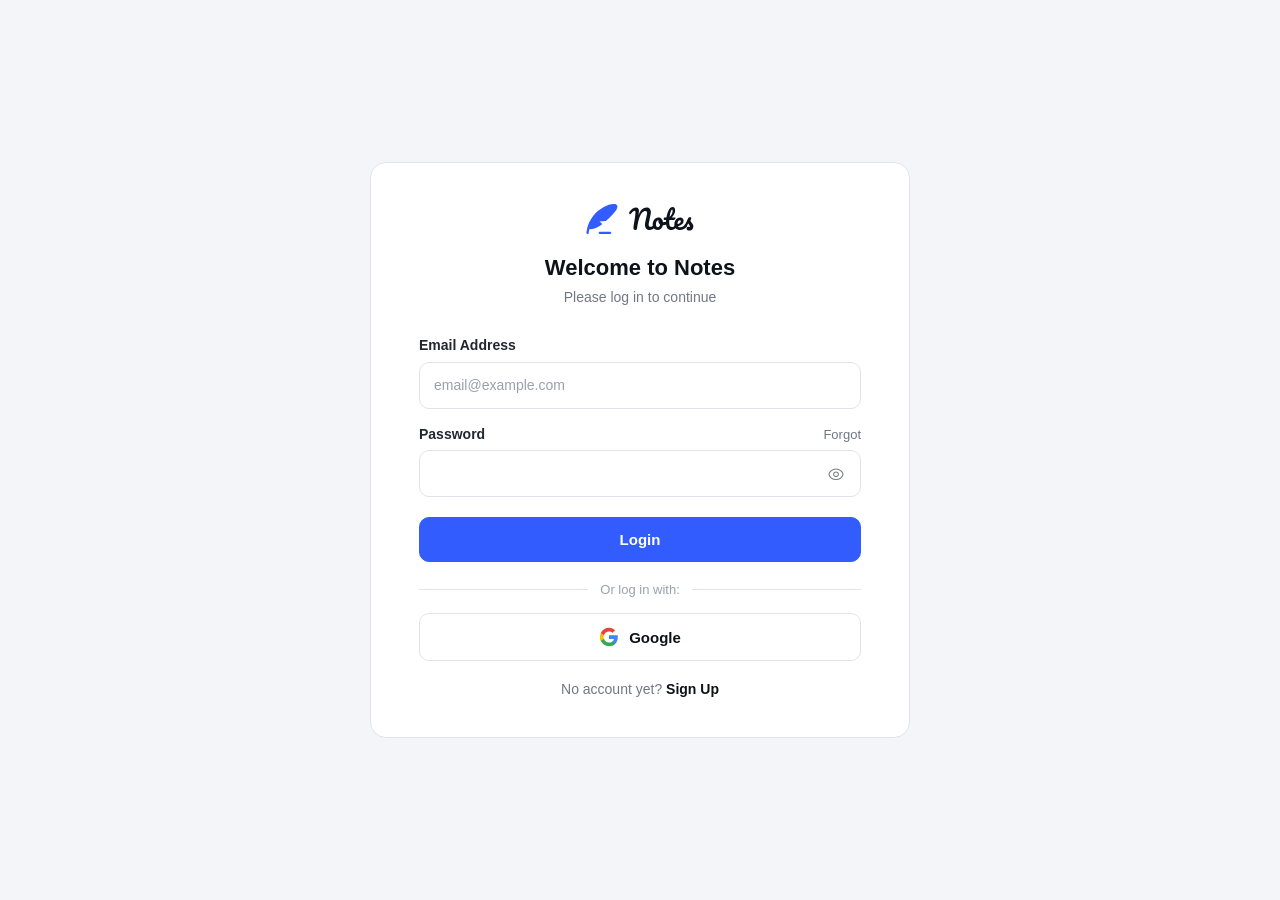
<file: index.html>
<!doctype html>
<html lang="en">
  <head>
    <meta charset="UTF-8" />
    <meta name="viewport" content="width=device-width, initial-scale=1.0" />
    <link
      rel="icon"
      type="image/png"
      sizes="32x32"
      href="./assets/images/favicon-32x32.png"
    />
    <title>All Notes | Note-taking web app</title>
    <link rel="stylesheet" href="styles/index.css" />
    <link rel="stylesheet" href="styles/notes-layout.css" />
  </head>
  <body>
    <div class="app-shell">
      <!-- ══════════════════════════════════════
           LEFT SIDEBAR  (desktop only)
      ══════════════════════════════════════ -->
      <aside class="sidebar" aria-label="Sidebar navigation">
        <a href="#" class="logo sidebar-logo">
          <img src="./assets/images/logo.svg" alt="Notes logo" />
        </a>

        <!-- Main nav -->
        <nav class="sidebar-nav" aria-label="Main navigation">
          <a href="#" class="sidebar-nav-item active" data-view="all">
            <span class="nav-left">
              <img
                src="./assets/images/icon-home.svg"
                alt=""
                class="nav-icon"
              />
              All Notes
            </span>
            <img
              src="./assets/images/icon-chevron-right.svg"
              alt=""
              class="nav-chevron"
            />
          </a>
          <a href="#" class="sidebar-nav-item" data-view="archived">
            <span class="nav-left">
              <img
                src="./assets/images/icon-archive.svg"
                alt=""
                class="nav-icon"
              />
              Archived Notes
            </span>
            <img
              src="./assets/images/icon-chevron-right.svg"
              alt=""
              class="nav-chevron"
            />
          </a>
        </nav>

        <!-- Tags -->
        <div class="sidebar-tags-section">
          <hr
            style="
              margin-bottom: 8px;
              border: none;
              border-top: 1px solid #e0e4ea;
            "
          />
          <p class="sidebar-section-title">Tags</p>
          <nav class="sidebar-tags" id="sidebar-tags" aria-label="Tags"></nav>
        </div>

        <!-- Categories -->
        <div class="sidebar-categories-section">
          <hr
            style="
              margin: 4px 0 8px;
              border: none;
              border-top: 1px solid #e0e4ea;
            "
          />
          <div class="sidebar-categories-header">
            <p class="sidebar-section-title">Categories</p>
            <button
              class="sidebar-cat-add-btn"
              id="sidebar-cat-add-btn"
              aria-label="Manage categories"
              title="Manage categories"
            >
              +
            </button>
          </div>
          <nav
            class="sidebar-categories-nav"
            id="sidebar-categories-nav"
            aria-label="Categories"
          ></nav>
        </div>
      </aside>
      <!-- /sidebar -->

      <!-- ══════════════════════════════════════
           MAIN AREA
      ══════════════════════════════════════ -->
      <div class="main-area">
        <!-- ── Top bar ── -->
        <header class="topbar">
          <a href="#" class="logo topbar-logo" aria-label="Notes home">
            <img src="./assets/images/logo.svg" alt="Notes logo" />
          </a>
          <h1 class="topbar-title" id="topbar-title">All Notes</h1>
          <div class="topbar-search" role="search">
            <img src="./assets/images/icon-search.svg" alt="" />
            <input
              type="search"
              id="search-input"
              placeholder="Search by title, content, or tags..."
              aria-label="Search notes"
            />
          </div>
          <button
            class="icon-btn topbar-settings"
            id="btn-open-settings"
            aria-label="Settings"
          >
            <img src="./assets/images/icon-settings.svg" alt="" />
          </button>
        </header>

        <!-- ══════════════════════════════════════
             NOTES VIEW  (default)
        ══════════════════════════════════════ -->
        <div class="content-row" id="notes-view">
          <!-- Notes list panel -->
          <section class="notes-panel" aria-label="Notes list">
            <div class="notes-panel-header">
              <button class="btn-create" id="btn-create-note">
                + Create New Note
              </button>
            </div>
            <div class="panel-page-header" id="panel-page-header">
              <h1 class="panel-page-title" id="panel-page-title">All Notes</h1>
              <p
                class="panel-page-subtitle"
                id="panel-page-subtitle"
                style="display: none"
              >
                All your archived notes are stored here. You can restore or
                delete them anytime.
              </p>
            </div>
            <div class="notes-list" role="list" id="notes-list"></div>
          </section>

          <!-- Note detail panel -->
          <section
            class="detail-panel"
            id="detail-panel"
            aria-label="Note detail"
          >
            <div class="mobile-detail-bar" id="mobile-detail-bar">
              <button class="back-btn" id="btn-back" aria-label="Go back">
                <img src="./assets/images/icon-arrow-left.svg" alt="" />
                Go Back
              </button>
              <div class="mobile-bar-actions">
                <button
                  class="icon-btn"
                  id="mobile-delete-btn"
                  aria-label="Delete note"
                  style="display: none"
                >
                  <img src="./assets/images/icon-delete.svg" alt="" />
                </button>
                <button
                  class="icon-btn"
                  id="mobile-archive-btn"
                  aria-label="Archive / restore note"
                  style="display: none"
                >
                  <img src="./assets/images/icon-archive.svg" alt="" />
                </button>
                <button class="mobile-cancel-btn" id="mobile-cancel-btn">
                  Cancel
                </button>
                <button class="mobile-save-btn" id="mobile-save-btn">
                  Save Note
                </button>
              </div>
            </div>

            <div class="detail-empty" id="detail-empty">
              <p>Select a note to view or create a new one.</p>
            </div>

            <div class="detail-body" id="detail-body" style="display: none">
              <input
                class="detail-title"
                type="text"
                id="detail-title"
                placeholder="Enter a title..."
                aria-label="Note title"
              />
              <div class="detail-meta">
                <div class="detail-meta-row">
                  <img
                    src="./assets/images/icon-tag.svg"
                    alt=""
                    class="meta-icon"
                  />
                  <span class="meta-key">Tags</span>
                  <span class="meta-value">
                    <input
                      class="tags-input"
                      type="text"
                      id="detail-tags"
                      placeholder="Add tags separated by commas (e.g. Work, Planning)"
                      aria-label="Note tags"
                    />
                  </span>
                </div>

                <!-- Category picker row -->
                <div class="detail-meta-row" id="detail-category-row">
                  <img
                    src="./assets/images/icon-tag.svg"
                    alt=""
                    class="meta-icon"
                  />
                  <span class="meta-key">Category</span>
                  <span class="meta-value">
                    <div
                      id="category-picker-wrap"
                      class="category-picker-wrap"
                    ></div>
                  </span>
                </div>

                <div
                  class="detail-meta-row"
                  id="detail-status-row"
                  style="display: none"
                >
                  <img
                    src="./assets/images/icon-status.svg"
                    alt=""
                    class="meta-icon"
                  />
                  <span class="meta-key">Status</span>
                  <span class="meta-value" id="detail-status">Archived</span>
                </div>
                <div class="detail-meta-row">
                  <img
                    src="./assets/images/icon-clock.svg"
                    alt=""
                    class="meta-icon"
                  />
                  <span class="meta-key">Last edited</span>
                  <span class="meta-value" id="detail-date">Not yet saved</span>
                </div>
              </div>
              <textarea
                class="detail-content"
                id="detail-content"
                aria-label="Note content"
                placeholder="Start typing your note here..."
              ></textarea>
            </div>

            <div class="detail-footer" id="detail-footer" style="display: none">
              <button class="btn btn-primary" id="btn-save-note">
                Save Note
              </button>
              <button class="btn btn-secondary" id="btn-cancel">Cancel</button>
            </div>
          </section>

          <!-- Right actions panel (desktop) -->
          <aside
            class="actions-panel"
            id="actions-panel"
            aria-label="Note actions"
          ></aside>
        </div>
        <!-- /notes-view -->

        <!-- ══════════════════════════════════════
             SETTINGS VIEW
        ══════════════════════════════════════ -->
        <div class="settings-view" id="settings-view" style="display: none">
          <!-- Settings sub-nav -->
          <nav class="settings-nav" aria-label="Settings navigation">
            <a
              href="#"
              class="settings-nav-item active"
              data-setting="color-theme"
            >
              <span class="settings-nav-left">
                <img
                  src="./assets/images/icon-sun.svg"
                  alt=""
                  class="nav-icon"
                />
                Color Theme
              </span>
              <img
                src="./assets/images/icon-chevron-right.svg"
                alt=""
                class="settings-nav-chevron active-only"
              />
            </a>
            <a href="#" class="settings-nav-item" data-setting="font-theme">
              <span class="settings-nav-left">
                <img
                  src="./assets/images/icon-font.svg"
                  alt=""
                  class="nav-icon"
                />
                Font Theme
              </span>
              <img
                src="./assets/images/icon-chevron-right.svg"
                alt=""
                class="settings-nav-chevron active-only"
              />
            </a>
            <a
              href="#"
              class="settings-nav-item"
              data-setting="change-password"
            >
              <span class="settings-nav-left">
                <img
                  src="./assets/images/icon-lock.svg"
                  alt=""
                  class="nav-icon"
                />
                Change Password
              </span>
              <img
                src="./assets/images/icon-chevron-right.svg"
                alt=""
                class="settings-nav-chevron active-only"
              />
            </a>
            <div class="settings-nav-divider"></div>
            <a
              href="#"
              class="settings-nav-item settings-nav-item--logout"
              id="btn-logout"
            >
              <span class="settings-nav-left">
                <img
                  src="./assets/images/icon-logout.svg"
                  alt=""
                  class="nav-icon"
                />
                Logout
              </span>
            </a>
          </nav>

          <!-- Settings content panel -->
          <div class="settings-content" id="settings-content">
            <!-- ── Color Theme ── -->
            <div class="settings-panel active" id="panel-color-theme">
              <h2 class="settings-panel-title">Color Theme</h2>
              <p class="settings-panel-subtitle">Choose your color theme:</p>
              <div class="settings-options">
                <label class="settings-option active" data-value="light">
                  <div class="settings-option-icon">
                    <img src="./assets/images/icon-sun.svg" alt="" />
                  </div>
                  <div class="settings-option-text">
                    <span class="settings-option-name">Light Mode</span>
                    <span class="settings-option-desc"
                      >Pick a clean and classic light theme</span
                    >
                  </div>
                  <input
                    type="radio"
                    name="color-theme"
                    value="light"
                    checked
                  />
                  <span class="settings-radio-dot"></span>
                </label>

                <label class="settings-option" data-value="dark">
                  <div class="settings-option-icon">
                    <img src="./assets/images/icon-moon.svg" alt="" />
                  </div>
                  <div class="settings-option-text">
                    <span class="settings-option-name">Dark Mode</span>
                    <span class="settings-option-desc"
                      >Select a sleek and modern dark theme</span
                    >
                  </div>
                  <input type="radio" name="color-theme" value="dark" />
                  <span class="settings-radio-dot"></span>
                </label>

                <label class="settings-option" data-value="system">
                  <div class="settings-option-icon">
                    <img src="./assets/images/icon-system-theme.svg" alt="" />
                  </div>
                  <div class="settings-option-text">
                    <span class="settings-option-name">System</span>
                    <span class="settings-option-desc"
                      >Adapts to your device's theme</span
                    >
                  </div>
                  <input type="radio" name="color-theme" value="system" />
                  <span class="settings-radio-dot"></span>
                </label>
              </div>
              <div class="settings-actions">
                <button class="btn btn-primary" id="btn-apply-color">
                  Apply Changes
                </button>
              </div>
            </div>

            <!-- ── Font Theme ── -->
            <div class="settings-panel" id="panel-font-theme">
              <h2 class="settings-panel-title">Font Theme</h2>
              <p class="settings-panel-subtitle">Choose your font theme:</p>
              <div class="settings-options">
                <label class="settings-option active" data-value="sans-serif">
                  <div class="settings-option-icon settings-option-icon--font">
                    <span style="font-family: sans-serif">Aa</span>
                  </div>
                  <div class="settings-option-text">
                    <span
                      class="settings-option-name"
                      style="font-family: sans-serif"
                      >Sans-serif</span
                    >
                    <span class="settings-option-desc"
                      >Clean and modern, easy to read.</span
                    >
                  </div>
                  <input
                    type="radio"
                    name="font-theme"
                    value="sans-serif"
                    checked
                  />
                  <span class="settings-radio-dot"></span>
                </label>

                <label class="settings-option" data-value="serif">
                  <div class="settings-option-icon settings-option-icon--font">
                    <span style="font-family: Georgia, serif">Aa</span>
                  </div>
                  <div class="settings-option-text">
                    <span
                      class="settings-option-name"
                      style="font-family: Georgia, serif"
                      >Serif</span
                    >
                    <span class="settings-option-desc"
                      >Classic and elegant for a timeless feel.</span
                    >
                  </div>
                  <input type="radio" name="font-theme" value="serif" />
                  <span class="settings-radio-dot"></span>
                </label>

                <label class="settings-option" data-value="monospace">
                  <div class="settings-option-icon settings-option-icon--font">
                    <span
                      style="font-family: &quot;Courier New&quot;, monospace"
                      >Aa</span
                    >
                  </div>
                  <div class="settings-option-text">
                    <span
                      class="settings-option-name"
                      style="font-family: &quot;Courier New&quot;, monospace"
                      >Monospace</span
                    >
                    <span class="settings-option-desc"
                      >Code-like, great for a technical vibe.</span
                    >
                  </div>
                  <input type="radio" name="font-theme" value="monospace" />
                  <span class="settings-radio-dot"></span>
                </label>
              </div>
              <div class="settings-actions">
                <button class="btn btn-primary" id="btn-apply-font">
                  Apply Changes
                </button>
              </div>
            </div>

            <!-- ── Change Password ── -->
            <div class="settings-panel" id="panel-change-password">
              <h2 class="settings-panel-title">Change Password</h2>

              <div class="settings-form">
                <div class="settings-field">
                  <label class="settings-field-label" for="pw-old"
                    >Old Password</label
                  >
                  <div class="settings-field-input-wrap">
                    <input
                      class="settings-field-input"
                      type="password"
                      id="pw-old"
                      placeholder=""
                      autocomplete="current-password"
                    />
                    <button
                      class="pw-toggle"
                      type="button"
                      aria-label="Show/hide password"
                      data-target="pw-old"
                    >
                      <img
                        src="./assets/images/icon-show-password.svg"
                        alt=""
                        class="pw-eye-show"
                      />
                      <img
                        src="./assets/images/icon-hide-password.svg"
                        alt=""
                        class="pw-eye-hide"
                        style="display: none"
                      />
                    </button>
                  </div>
                </div>

                <div class="settings-field">
                  <label class="settings-field-label" for="pw-new"
                    >New Password</label
                  >
                  <div class="settings-field-input-wrap">
                    <input
                      class="settings-field-input"
                      type="password"
                      id="pw-new"
                      placeholder=""
                      autocomplete="new-password"
                    />
                    <button
                      class="pw-toggle"
                      type="button"
                      aria-label="Show/hide password"
                      data-target="pw-new"
                    >
                      <img
                        src="./assets/images/icon-show-password.svg"
                        alt=""
                        class="pw-eye-show"
                      />
                      <img
                        src="./assets/images/icon-hide-password.svg"
                        alt=""
                        class="pw-eye-hide"
                        style="display: none"
                      />
                    </button>
                  </div>
                  <p class="settings-field-hint">
                    <img src="./assets/images/icon-info.svg" alt="" />
                    At least 8 characters
                  </p>
                </div>

                <div class="settings-field">
                  <label class="settings-field-label" for="pw-confirm"
                    >Confirm New Password</label
                  >
                  <div class="settings-field-input-wrap">
                    <input
                      class="settings-field-input"
                      type="password"
                      id="pw-confirm"
                      placeholder=""
                      autocomplete="new-password"
                    />
                    <button
                      class="pw-toggle"
                      type="button"
                      aria-label="Show/hide password"
                      data-target="pw-confirm"
                    >
                      <img
                        src="./assets/images/icon-show-password.svg"
                        alt=""
                        class="pw-eye-show"
                      />
                      <img
                        src="./assets/images/icon-hide-password.svg"
                        alt=""
                        class="pw-eye-hide"
                        style="display: none"
                      />
                    </button>
                  </div>
                </div>
              </div>

              <div class="settings-actions">
                <button class="btn btn-primary" id="btn-save-password">
                  Save Password
                </button>
              </div>
            </div>
          </div>
          <!-- /settings-content -->
        </div>
        <!-- /settings-view -->
      </div>
      <!-- /main-area -->
    </div>
    <!-- /app-shell -->

    <!-- BOTTOM NAV (tablet + mobile) -->
    <nav class="bottom-nav" aria-label="Bottom navigation">
      <button class="bottom-nav-item active" data-view="all">
        <img src="./assets/images/icon-home.svg" alt="" />
        <span>Home</span>
      </button>
      <button class="bottom-nav-item" data-view="search">
        <img src="./assets/images/icon-search.svg" alt="" />
        <span>Search</span>
      </button>
      <button class="bottom-nav-item" data-view="archived">
        <img src="./assets/images/icon-archive.svg" alt="" />
        <span>Archived</span>
      </button>
      <button class="bottom-nav-item" data-view="tags">
        <img src="./assets/images/icon-tag.svg" alt="" />
        <span>Tags</span>
      </button>
      <button
        class="bottom-nav-item"
        id="bottom-nav-categories"
        data-view="categories"
      >
        <svg
          width="22"
          height="22"
          viewBox="0 0 24 24"
          fill="none"
          stroke="currentColor"
          stroke-width="1.8"
          stroke-linecap="round"
          stroke-linejoin="round"
        >
          <path
            d="M22 19a2 2 0 0 1-2 2H4a2 2 0 0 1-2-2V5a2 2 0 0 1 2-2h5l2 3h9a2 2 0 0 1 2 2z"
          />
        </svg>
        <span>Categories</span>
      </button>
      <button class="bottom-nav-item" data-view="settings">
        <img src="./assets/images/icon-settings.svg" alt="" />
        <span>Settings</span>
      </button>
    </nav>

    <!-- FAB (tablet + mobile) -->
    <button class="fab" id="fab-create" aria-label="Create new note">
      <img src="./assets/images/icon-plus.svg" alt="" />
    </button>

    <!-- ── Category Manage Modal ── -->
    <div
      class="modal-overlay"
      id="modal-category-overlay"
      style="display: none"
      role="dialog"
      aria-modal="true"
      aria-labelledby="modal-category-title"
    >
      <div class="modal modal--category">
        <div class="modal-header">
          <h2 class="modal-title" id="modal-category-title">
            Manage Categories
          </h2>
          <button class="icon-btn" id="modal-category-close" aria-label="Close">
            <img src="./assets/images/icon-cross.svg" alt="" />
          </button>
        </div>
        <div class="modal-category-body" id="modal-category-body">
          <!-- rendered by categories.js -->
        </div>
      </div>
    </div>

    <!-- ── Delete Confirmation Modal ── -->
    <div
      class="modal-overlay"
      id="modal-delete-overlay"
      style="display: none"
      role="dialog"
      aria-modal="true"
      aria-labelledby="modal-delete-title"
    >
      <div class="modal">
        <div class="modal-body">
          <div class="modal-icon modal-icon--delete">
            <img src="./assets/images/icon-delete.svg" alt="" />
          </div>
          <div class="modal-text">
            <h2 class="modal-title" id="modal-delete-title">Delete Note</h2>
            <p class="modal-message">
              Are you sure you want to permanently delete this note? This action
              cannot be undone.
            </p>
          </div>
        </div>
        <div class="modal-footer">
          <button class="btn btn-border" id="modal-delete-cancel">
            Cancel
          </button>
          <button class="btn btn-danger" id="modal-delete-confirm">
            Delete Note
          </button>
        </div>
      </div>
    </div>

    <!-- ── Archive Confirmation Modal ── -->
    <div
      class="modal-overlay"
      id="modal-archive-overlay"
      style="display: none"
      role="dialog"
      aria-modal="true"
      aria-labelledby="modal-archive-title"
    >
      <div class="modal">
        <div class="modal-body">
          <div class="modal-icon modal-icon--archive">
            <img src="./assets/images/icon-archive.svg" alt="" />
          </div>
          <div class="modal-text">
            <h2 class="modal-title" id="modal-archive-title">Archive Note</h2>
            <p class="modal-message">
              Are you sure you want to archive this note? You can find it in the
              Archived Notes section and restore it anytime.
            </p>
          </div>
        </div>
        <div class="modal-footer">
          <button class="btn btn-border" id="modal-archive-cancel">
            Cancel
          </button>
          <button class="btn btn-primary" id="modal-archive-confirm">
            Archive Note
          </button>
        </div>
      </div>
    </div>

    <!-- ── Toast notification ── -->
    <div
      class="toast"
      id="toast"
      role="status"
      aria-live="polite"
      style="display: none"
    >
      <div class="toast-inner">
        <img
          src="./assets/images/icon-checkmark.svg"
          alt=""
          class="toast-icon"
        />
        <span class="toast-msg" id="toast-msg"></span>
        <a
          href="#"
          class="toast-link"
          id="toast-link"
          style="display: none"
        ></a>
        <button class="toast-close" id="toast-close" aria-label="Dismiss">
          <img src="./assets/images/icon-cross.svg" alt="" />
        </button>
      </div>
    </div>

    <script src="/auth/auth.js"></script>
    <script src="/js/categories.js"></script>
    <script type="module" src="/js/script.js"></script>
  </body>
</html>
</file>
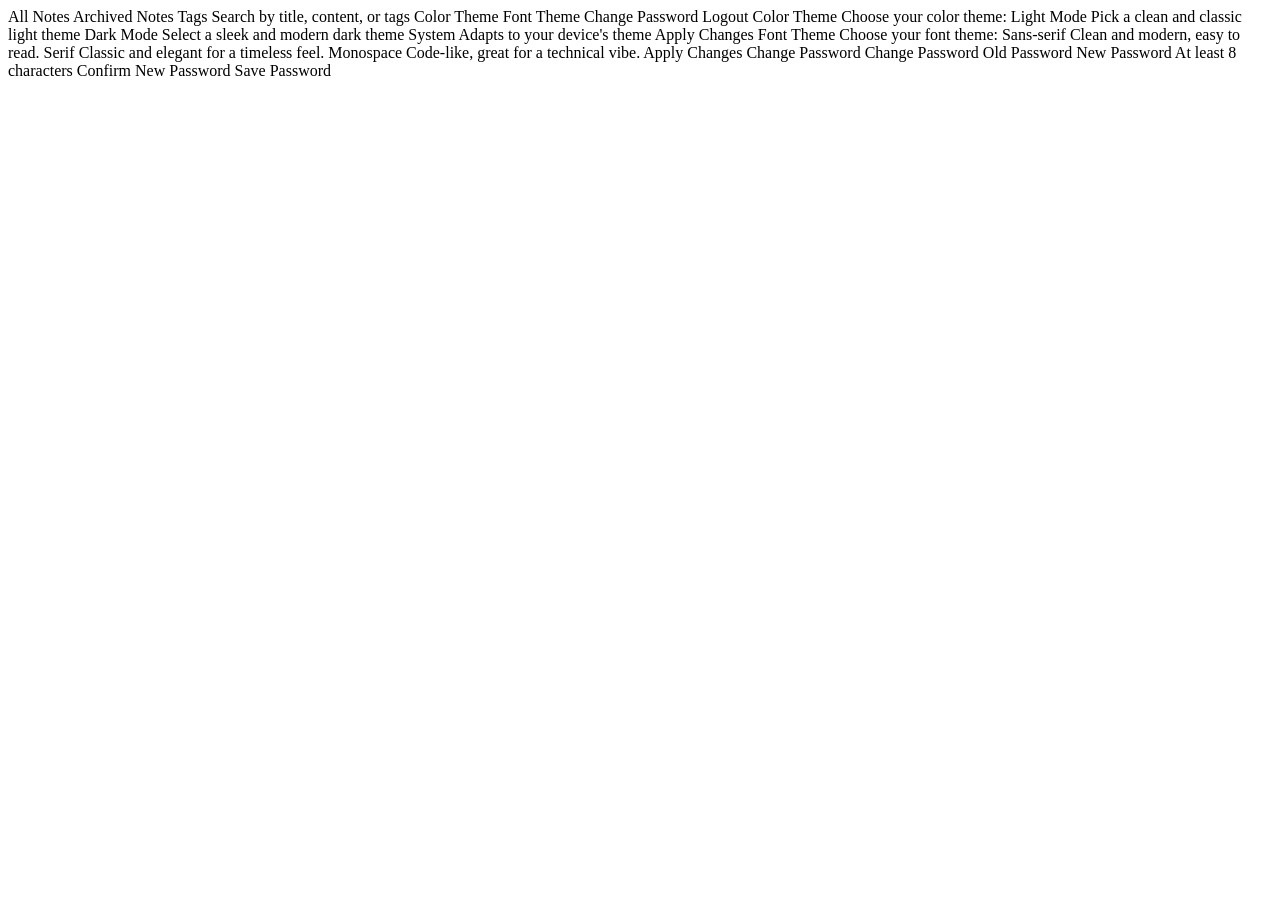
<file: settings.html>
<!DOCTYPE html>
<html lang="en">
<head>
  <meta charset="UTF-8">
  <meta name="viewport" content="width=device-width, initial-scale=1.0">

  <link rel="icon" type="image/png" sizes="32x32" href="./assets/images/favicon-32x32.png">
  
  <title>Frontend Mentor | Note-taking web app</title>
</head>
<body>

  All Notes
  Archived Notes
  Tags

  Search by title, content, or tags

  Color Theme
  Font Theme
  Change Password
  Logout

  <!-- Color theme content start -->

  Color Theme
  Choose your color theme:

  Light Mode
  Pick a clean and classic light theme

  Dark Mode
  Select a sleek and modern dark theme

  System
  Adapts to your device's theme

  Apply Changes

  <!-- Color theme content end -->

  <!-- Font theme content start -->

  Font Theme
  Choose your font theme:

  Sans-serif
  Clean and modern, easy to read.

  Serif
  Classic and elegant for a timeless feel.

  Monospace
  Code-like, great for a technical vibe.

  Apply Changes

  <!-- Font theme content end -->

  <!-- Change password content start -->

  Change Password

  Change Password

  Old Password

  New Password
  At least 8 characters

  Confirm New Password

  Save Password

  <!-- Change password content end -->

</body>
</html>
</file>
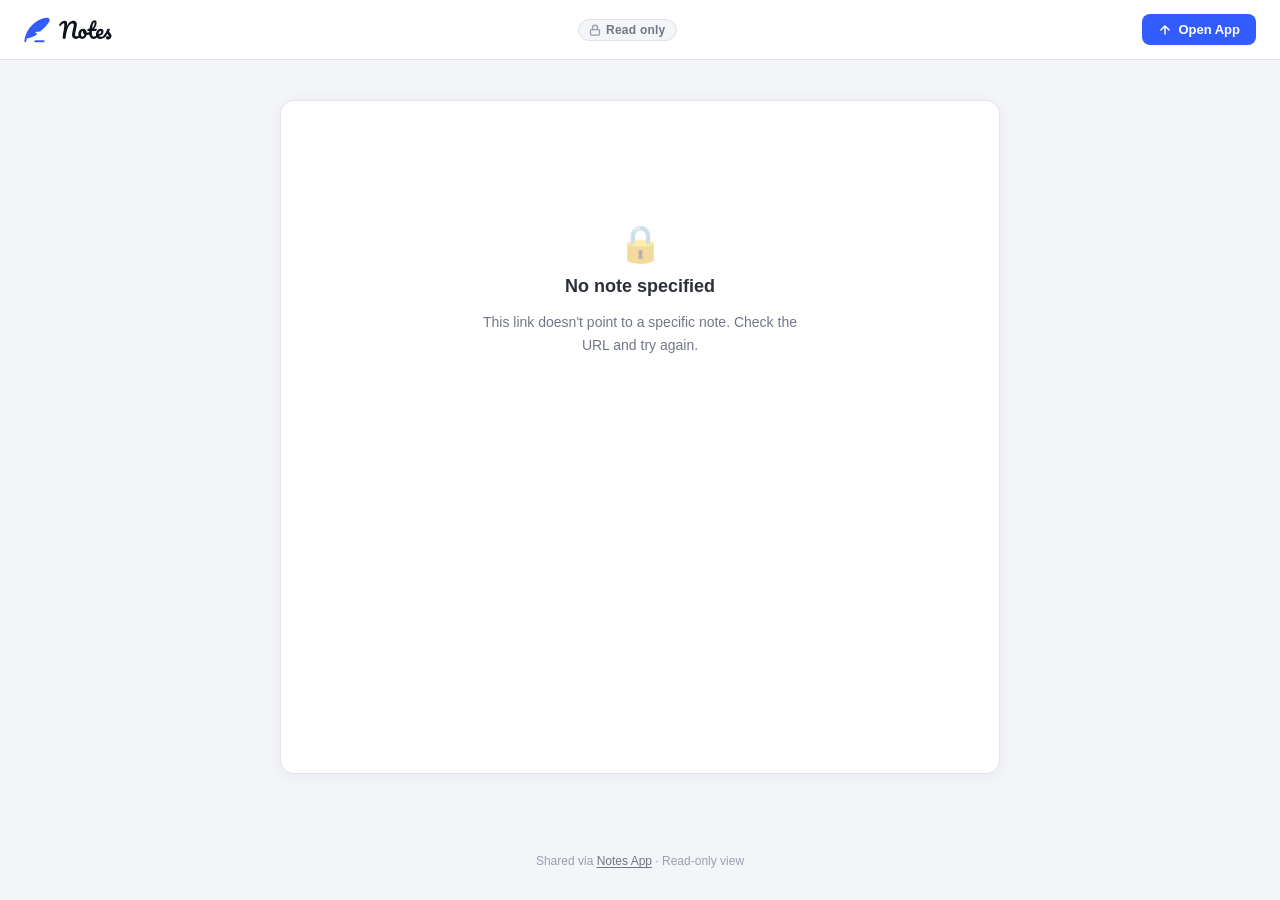
<file: share.html>
<!doctype html>
<html lang="en">
  <head>
    <meta charset="UTF-8" />
    <meta name="viewport" content="width=device-width, initial-scale=1.0" />
    <link
      rel="icon"
      type="image/png"
      sizes="32x32"
      href="./assets/images/favicon-32x32.png"
    />
    <title>Shared Note</title>
    <link rel="stylesheet" href="styles/index.css" />
    <style>
      *,
      *::before,
      *::after {
        box-sizing: border-box;
        margin: 0;
        padding: 0;
      }

      :root {
        --color-neutral-950: #0e1219;
        --color-neutral-900: #191925;
        --color-neutral-800: #232530;
        --color-neutral-700: #2b3038;
        --color-neutral-600: #525868;
        --color-neutral-500: #717784;
        --color-neutral-400: #99a0ae;
        --color-neutral-300: #cacfd8;
        --color-neutral-200: #e0e4ea;
        --color-neutral-100: #f3f5f8;
        --color-neutral-50: #f5f7fa;
        --color-neutral-0: #ffffff;
        --color-blue-700: #2547d0;
        --color-blue-500: #335cff;
        --color-blue-50: #ebf1ff;
        --color-red-500: #f93748;
      }

      html,
      body {
        height: 100%;
        background-color: var(--color-neutral-100);
        color: var(--color-neutral-950);
        font-family: "Arial", sans-serif;
        font-size: 14px;
      }

      /* ── Shell ── */
      .share-shell {
        min-height: 100vh;
        display: flex;
        flex-direction: column;
      }

      /* ── Top bar ── */
      .share-topbar {
        background: var(--color-neutral-0);
        border-bottom: 1px solid var(--color-neutral-200);
        padding: 0 24px;
        height: 60px;
        display: flex;
        align-items: center;
        justify-content: space-between;
        flex-shrink: 0;
        gap: 16px;
      }
      .share-topbar-brand {
        display: flex;
        align-items: center;
        gap: 10px;
        text-decoration: none;
        color: inherit;
      }
      .share-topbar-brand img {
        height: 26px;
        width: auto;
      }
      .share-badge {
        display: inline-flex;
        align-items: center;
        gap: 5px;
        padding: 3px 10px;
        border-radius: 20px;
        background: var(--color-neutral-100);
        border: 1px solid var(--color-neutral-200);
        font-size: 12px;
        font-weight: 600;
        color: var(--color-neutral-500);
        letter-spacing: 0.02em;
      }
      .share-badge svg {
        width: 12px;
        height: 12px;
        opacity: 0.7;
      }
      .share-topbar-cta {
        display: inline-flex;
        align-items: center;
        gap: 6px;
        padding: 8px 16px;
        border-radius: 8px;
        background: var(--color-blue-500);
        color: var(--color-neutral-0);
        font-size: 13px;
        font-weight: 600;
        text-decoration: none;
        border: none;
        cursor: pointer;
        transition: background-color 0.15s;
        white-space: nowrap;
      }
      .share-topbar-cta:hover {
        background: var(--color-blue-700);
      }

      /* ── Main content ── */
      .share-main {
        flex: 1;
        display: flex;
        justify-content: center;
        padding: 40px 24px 60px;
      }
      .share-card {
        background: var(--color-neutral-0);
        border: 1px solid var(--color-neutral-200);
        border-radius: 14px;
        width: 100%;
        max-width: 720px;
        padding: 40px 44px;
        box-shadow: 0 2px 16px rgba(0, 0, 0, 0.05);
      }

      /* ── Note title ── */
      .share-note-title {
        font-size: 28px;
        font-weight: 700;
        color: var(--color-neutral-950);
        line-height: 1.25;
        margin-bottom: 20px;
      }

      /* ── Meta row ── */
      .share-meta {
        display: flex;
        flex-direction: column;
        gap: 10px;
        padding-bottom: 20px;
        border-bottom: 1px solid var(--color-neutral-200);
        margin-bottom: 28px;
      }
      .share-meta-row {
        display: flex;
        align-items: center;
        gap: 10px;
        font-size: 13px;
      }
      .share-meta-icon {
        width: 15px;
        height: 15px;
        opacity: 0.45;
        flex-shrink: 0;
      }
      .share-meta-key {
        width: 90px;
        color: var(--color-neutral-500);
        font-weight: 500;
        flex-shrink: 0;
      }
      .share-meta-value {
        color: var(--color-neutral-700);
        font-weight: 500;
        display: flex;
        flex-wrap: wrap;
        gap: 6px;
        align-items: center;
        flex: 1;
      }

      /* ── Tag badge ── */
      .tag-badge {
        display: inline-flex;
        align-items: center;
        padding: 2px 10px;
        border-radius: 4px;
        border: 1px solid var(--color-neutral-300);
        background: var(--color-neutral-200);
        font-size: 12px;
        font-weight: 500;
        color: var(--color-neutral-700);
        white-space: nowrap;
      }

      /* ── Note content ── */
      .share-note-content {
        font-size: 14px;
        line-height: 1.8;
        color: var(--color-neutral-800);
        white-space: pre-wrap;
        word-break: break-word;
      }

      /* ── Error / loading states ── */
      .share-state {
        display: flex;
        flex-direction: column;
        align-items: center;
        justify-content: center;
        gap: 14px;
        min-height: 300px;
        color: var(--color-neutral-500);
        text-align: center;
      }
      .share-state-icon {
        font-size: 36px;
        opacity: 0.4;
        line-height: 1;
      }
      .share-state h2 {
        font-size: 18px;
        font-weight: 700;
        color: var(--color-neutral-700);
      }
      .share-state p {
        font-size: 14px;
        max-width: 340px;
        line-height: 1.6;
      }

      /* ── Footer ── */
      .share-footer {
        text-align: center;
        padding: 20px 24px 32px;
        font-size: 12px;
        color: var(--color-neutral-400);
      }
      .share-footer a {
        color: var(--color-neutral-500);
        text-decoration: underline;
        text-underline-offset: 2px;
      }

      @media (max-width: 600px) {
        .share-topbar {
          padding: 0 16px;
        }
        .share-topbar-brand span {
          display: none;
        }
        .share-main {
          padding: 20px 16px 40px;
        }
        .share-card {
          padding: 24px 20px;
        }
        .share-note-title {
          font-size: 22px;
        }
        .share-topbar-cta span {
          display: none;
        }
      }
    </style>
  </head>
  <body>
    <div class="share-shell">
      <!-- Top bar -->
      <header class="share-topbar">
        <a href="index.html" class="share-topbar-brand">
          <img src="./assets/images/logo.svg" alt="Notes logo" />
        </a>
        <div class="share-badge">
          <svg
            viewBox="0 0 24 24"
            fill="none"
            stroke="currentColor"
            stroke-width="2.5"
            stroke-linecap="round"
            stroke-linejoin="round"
          >
            <rect x="3" y="11" width="18" height="11" rx="2" ry="2"></rect>
            <path d="M7 11V7a5 5 0 0 1 10 0v4"></path>
          </svg>
          Read only
        </div>
        <a href="index.html" class="share-topbar-cta">
          <svg
            width="14"
            height="14"
            viewBox="0 0 24 24"
            fill="none"
            stroke="currentColor"
            stroke-width="2.5"
            stroke-linecap="round"
            stroke-linejoin="round"
          >
            <path d="M12 5v14M5 12l7-7 7 7" />
          </svg>
          <span>Open App</span>
        </a>
      </header>

      <!-- Main -->
      <main class="share-main">
        <div class="share-card" id="share-card">
          <div class="share-state" id="share-loading">
            <div class="share-state-icon">⋯</div>
            <p>Loading note…</p>
          </div>
        </div>
      </main>

      <!-- Footer -->
      <footer class="share-footer">
        Shared via <a href="index.html">Notes App</a> · Read-only view
      </footer>
    </div>

    <script>
      function esc(str) {
        return String(str)
          .replace(/&/g, "&amp;")
          .replace(/</g, "&lt;")
          .replace(/>/g, "&gt;")
          .replace(/"/g, "&quot;");
      }

      function formatDate(iso) {
        if (!iso) return "—";
        return new Date(iso).toLocaleDateString("en-GB", {
          day: "2-digit",
          month: "short",
          year: "numeric",
        });
      }

      function renderNote(note) {
        const card = document.getElementById("share-card");
        const tagsHtml =
          note.tags && note.tags.length
            ? note.tags
                .map((t) => `<span class="tag-badge">${esc(t)}</span>`)
                .join("")
            : '<span style="color:var(--color-neutral-400);font-size:13px">No tags</span>';

        card.innerHTML = `
          <h1 class="share-note-title">${esc(note.title)}</h1>
          <div class="share-meta">
            <div class="share-meta-row">
              <svg class="share-meta-icon" viewBox="0 0 24 24" fill="none" stroke="currentColor" stroke-width="2" stroke-linecap="round" stroke-linejoin="round">
                <path d="M20.59 13.41l-7.17 7.17a2 2 0 0 1-2.83 0L2 12V2h10l8.59 8.59a2 2 0 0 1 0 2.82z"/><line x1="7" y1="7" x2="7.01" y2="7"/>
              </svg>
              <span class="share-meta-key">Tags</span>
              <span class="share-meta-value">${tagsHtml}</span>
            </div>
            <div class="share-meta-row">
              <svg class="share-meta-icon" viewBox="0 0 24 24" fill="none" stroke="currentColor" stroke-width="2" stroke-linecap="round" stroke-linejoin="round">
                <circle cx="12" cy="12" r="10"/><polyline points="12 6 12 12 16 14"/>
              </svg>
              <span class="share-meta-key">Last edited</span>
              <span class="share-meta-value">${formatDate(note.lastEdited)}</span>
            </div>
          </div>
          <div class="share-note-content">${esc(note.content || "")}</div>
        `;
        document.title = `${note.title} — Shared Note`;
      }

      function renderError(title, msg) {
        document.getElementById("share-card").innerHTML = `
          <div class="share-state">
            <div class="share-state-icon">🔒</div>
            <h2>${esc(title)}</h2>
            <p>${esc(msg)}</p>
          </div>`;
        document.title = "Note not found";
      }

      function loadSharedNote() {
        const params = new URLSearchParams(window.location.search);
        const token = params.get("token");

        if (!token) {
          renderError(
            "No note specified",
            "This link doesn't point to a specific note. Check the URL and try again.",
          );
          return;
        }

        // Decode token: base64url → JSON {id, key}
        let payload;
        try {
          const json = atob(token.replace(/-/g, "+").replace(/_/g, "/"));
          payload = JSON.parse(json);
        } catch {
          renderError(
            "Invalid link",
            "This share link appears to be corrupted or invalid.",
          );
          return;
        }

        // Load notes from localStorage
        let notes = [];
        try {
          const raw = localStorage.getItem("notes_data");
          notes = raw ? JSON.parse(raw) : [];
        } catch {
          notes = [];
        }

        const note = notes.find((n) => n.id === payload.id);

        if (!note) {
          renderError(
            "Note not found",
            "This note may have been deleted or is no longer available.",
          );
          return;
        }

        // Validate the share key against stored share links
        let shareLinks = {};
        try {
          const raw = localStorage.getItem("notes_share_links");
          shareLinks = raw ? JSON.parse(raw) : {};
        } catch {
          shareLinks = {};
        }

        const stored = shareLinks[String(payload.id)];
        if (!stored || stored.key !== payload.key) {
          renderError(
            "Link revoked",
            "This share link has been revoked or is no longer valid.",
          );
          return;
        }

        renderNote(note);
      }

      loadSharedNote();
    </script>
  </body>
</html>
</file>
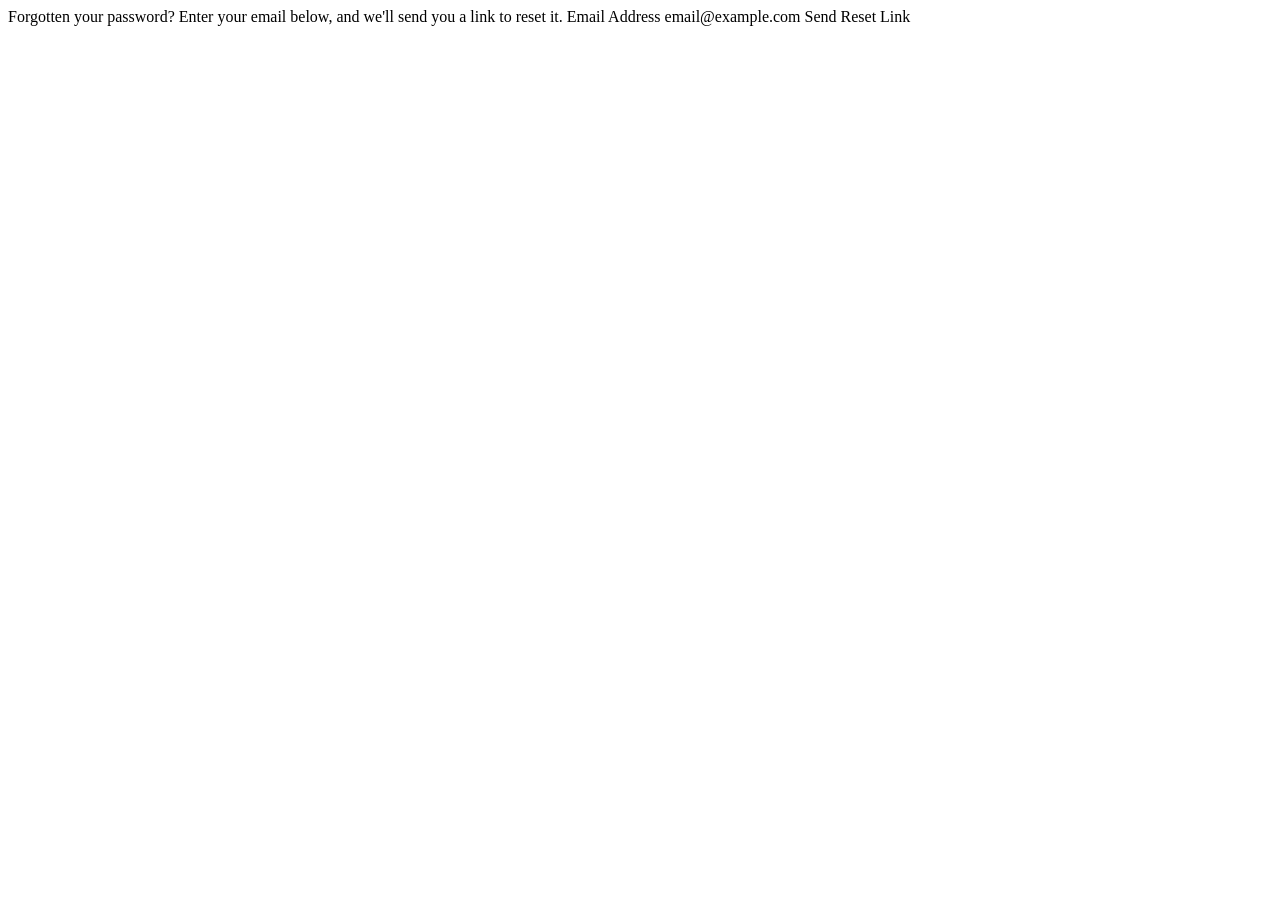
<file: auth/forgot-password.html>
<!DOCTYPE html>
<html lang="en">
<head>
  <meta charset="UTF-8">
  <meta name="viewport" content="width=device-width, initial-scale=1.0">

  <link rel="icon" type="image/png" sizes="32x32" href="./assets/images/favicon-32x32.png">
  
  <title>Frontend Mentor | Note-taking web app</title>
</head>
<body>

  Forgotten your password?
  Enter your email below, and we'll send you a link to reset it.

  Email Address
  email@example.com

  Send Reset Link

</body>
</html>
</file>
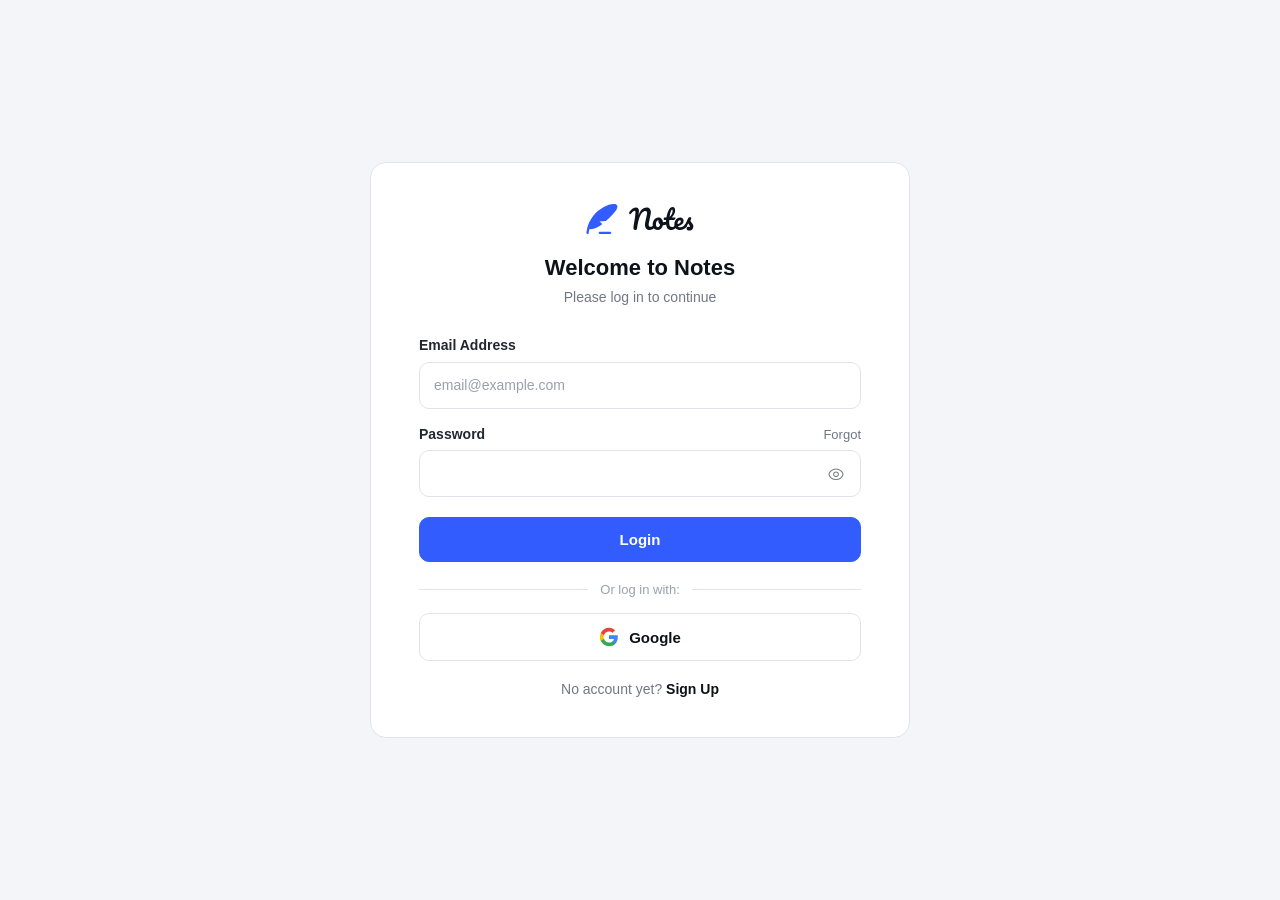
<file: auth/login.html>
<!doctype html>
<html lang="en">
  <head>
    <meta charset="UTF-8" />
    <meta name="viewport" content="width=device-width, initial-scale=1.0" />
    <link
      rel="icon"
      type="image/png"
      sizes="32x32"
      href="./assets/images/favicon-32x32.png"
    />
    <title>Login | Note-taking web app</title>
    <link rel="stylesheet" href="/styles/index.css" />
    <link rel="stylesheet" href="/styles/login.css" />
  </head>
  <body>
    <div class="auth-card">
      <!-- Logo -->
      <a href="#" class="auth-logo" aria-label="Notes home">
        <img src="/assets/images/logo.svg" alt="Notes" />
      </a>

      <!-- Heading -->
      <div class="auth-heading">
        <h1>Welcome to Notes</h1>
        <p>Please log in to continue</p>
      </div>

      <!-- Error banner -->
      <div
        class="auth-error"
        id="auth-error"
        style="display: none"
        role="alert"
      ></div>

      <!-- Form -->
      <form class="auth-form" id="login-form" novalidate>
        <div class="input-group" id="email-group">
          <label class="input-label" for="login-email">Email Address</label>
          <div class="input-wrapper">
            <input
              class="input"
              id="login-email"
              type="email"
              placeholder="email@example.com"
              autocomplete="email"
            />
          </div>
          <p
            class="input-hint input-hint--error"
            id="email-error"
            style="display: none"
          ></p>
        </div>

        <div class="input-group" id="pw-group">
          <div class="password-label-row">
            <label class="input-label" for="login-password">Password</label>
            <a href="#" class="forgot-link">Forgot</a>
          </div>
          <div class="input-wrapper">
            <input
              class="input"
              id="login-password"
              type="password"
              placeholder=""
              autocomplete="current-password"
            />
            <button
              type="button"
              class="input-icon input-icon--right pw-toggle-btn"
              id="toggle-login-password"
              aria-label="Show password"
            >
              <img
                src="/assets/images/icon-show-password.svg"
                alt=""
                class="pw-eye-show"
              />
              <img
                src="/assets/images/icon-hide-password.svg"
                alt=""
                class="pw-eye-hide"
                style="display: none"
              />
            </button>
          </div>
          <p
            class="input-hint input-hint--error"
            id="pw-error"
            style="display: none"
          ></p>
        </div>

        <button type="submit" class="btn btn-primary" id="login-btn">
          Login
        </button>
      </form>

      <!-- Social -->
      <div class="auth-divider">Or log in with:</div>
      <button type="button" class="btn-google" id="btn-google-login">
        <svg
          viewBox="0 0 24 24"
          xmlns="http://www.w3.org/2000/svg"
          aria-hidden="true"
        >
          <path
            d="M22.56 12.25c0-.78-.07-1.53-.2-2.25H12v4.26h5.92c-.26 1.37-1.04 2.53-2.21 3.31v2.77h3.57c2.08-1.92 3.28-4.74 3.28-8.09z"
            fill="#4285F4"
          />
          <path
            d="M12 23c2.97 0 5.46-.98 7.28-2.66l-3.57-2.77c-.98.66-2.23 1.06-3.71 1.06-2.86 0-5.29-1.93-6.16-4.53H2.18v2.84C3.99 20.53 7.7 23 12 23z"
            fill="#34A853"
          />
          <path
            d="M5.84 14.09c-.22-.66-.35-1.36-.35-2.09s.13-1.43.35-2.09V7.07H2.18C1.43 8.55 1 10.22 1 12s.43 3.45 1.18 4.93l3.66-2.84z"
            fill="#FBBC05"
          />
          <path
            d="M12 5.38c1.62 0 3.06.56 4.21 1.64l3.15-3.15C17.45 2.09 14.97 1 12 1 7.7 1 3.99 3.47 2.18 7.07l3.66 2.84c.87-2.6 3.3-4.53 6.16-4.53z"
            fill="#EA4335"
          />
        </svg>
        Google
      </button>

      <!-- Footer -->
      <p class="auth-footer">
        No account yet? <a href="signup.html">Sign Up</a>
      </p>
    </div>

    <script src="auth.js"></script>
    <script>
      // Redirect if already logged in
      if (AuthService.isLoggedIn()) window.location.href = "/index.html";

      // Password toggle
      document
        .getElementById("toggle-login-password")
        .addEventListener("click", function () {
          const input = document.getElementById("login-password");
          const isPassword = input.type === "password";
          input.type = isPassword ? "text" : "password";
          this.querySelector(".pw-eye-show").style.display = isPassword
            ? "none"
            : "block";
          this.querySelector(".pw-eye-hide").style.display = isPassword
            ? "block"
            : "none";
          this.setAttribute(
            "aria-label",
            isPassword ? "Hide password" : "Show password",
          );
        });

      // Form submit
      document
        .getElementById("login-form")
        .addEventListener("submit", function (e) {
          e.preventDefault();
          const email = document.getElementById("login-email").value.trim();
          const password = document.getElementById("login-password").value;
          const result = AuthService.login(email, password);

          // Clear errors
          document.getElementById("email-error").style.display = "none";
          document.getElementById("pw-error").style.display = "none";
          document
            .getElementById("email-group")
            .classList.remove("input-group--error");
          document
            .getElementById("pw-group")
            .classList.remove("input-group--error");
          document.getElementById("auth-error").style.display = "none";

          if (result.success) {
            window.location.href = "/index.html";
          } else {
            if (result.field === "email") {
              document
                .getElementById("email-group")
                .classList.add("input-group--error");
              document.getElementById("email-error").textContent =
                result.message;
              document.getElementById("email-error").style.display = "flex";
            } else if (result.field === "password") {
              document
                .getElementById("pw-group")
                .classList.add("input-group--error");
              document.getElementById("pw-error").textContent = result.message;
              document.getElementById("pw-error").style.display = "flex";
            } else {
              document.getElementById("auth-error").textContent =
                result.message;
              document.getElementById("auth-error").style.display = "block";
            }
          }
        });

      // Google login (simulated)
      document
        .getElementById("btn-google-login")
        .addEventListener("click", function () {
          const result = AuthService.loginWithGoogle();
          if (result.success) window.location.href = "/index.html";
        });
    </script>
  </body>
</html>
</file>
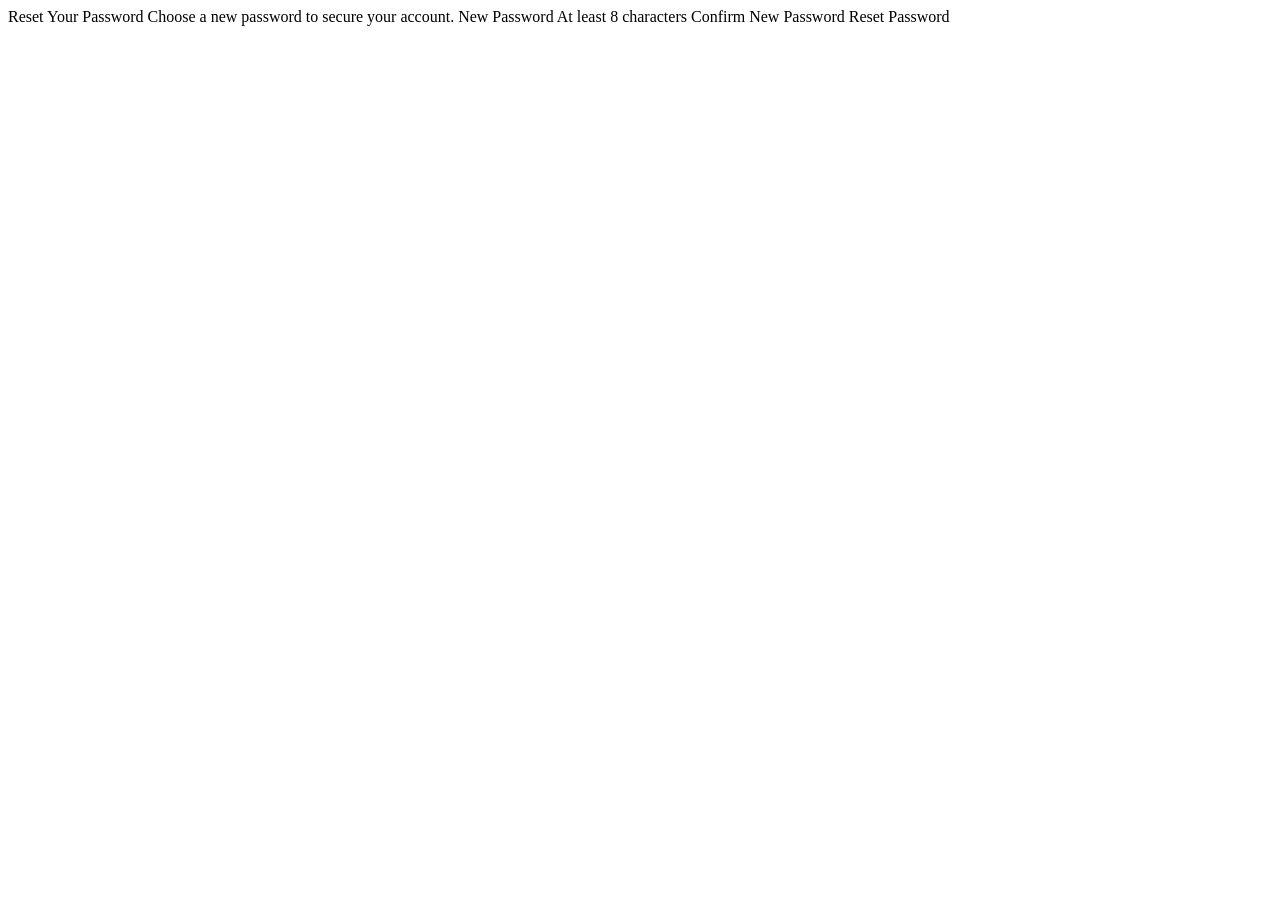
<file: auth/reset-password.html>
<!DOCTYPE html>
<html lang="en">
<head>
  <meta charset="UTF-8">
  <meta name="viewport" content="width=device-width, initial-scale=1.0">

  <link rel="icon" type="image/png" sizes="32x32" href="./assets/images/favicon-32x32.png">
  
  <title>Frontend Mentor | Note-taking web app</title>
</head>
<body>

  Reset Your Password
  Choose a new password to secure your account.

  New Password
  At least 8 characters

  Confirm New Password
  Reset Password

</body>
</html>
</file>
<file: styles/index.css>
*,
*::before,
*::after {
  box-sizing: border-box;
  margin: 0;
  padding: 0;
}

body {
  font-family: "Arial", sans-serif;
}

a {
  text-decoration: none;
  color: inherit;
}

:root {
  /* ── Neutral ── */
  --color-neutral-950: #0e1219;
  --color-neutral-900: #191925;
  --color-neutral-800: #232530;
  --color-neutral-700: #2b3038;
  --color-neutral-600: #525868;
  --color-neutral-500: #717784;
  --color-neutral-400: #99a0ae;
  --color-neutral-300: #cacfd8;
  --color-neutral-200: #e0e4ea;
  --color-neutral-100: #f3f5f8;
  --color-neutral-50: #f5f7fa;
  --color-neutral-0: #ffffff;

  /* ── Blue ── */
  --color-blue-700: #2547d0;
  --color-blue-500: #335cff;
  --color-blue-50: #ebf1ff;

  /* ── Green ── */
  --color-green-500: #21c16b;
  --color-green-100: #d1fbe9;

  /* ── Red ── */
  --color-red-500: #f93748;
  --color-red-100: #ffd5d8;
}

.btn {
  display: inline-flex;
  align-items: center;
  justify-content: center;
  gap: 8px;
  padding: 10px 20px;
  border-radius: 8px;
  font-size: 14px;
  font-weight: 500;
  line-height: 1;
  cursor: pointer;
  border: 1.5px solid transparent;
  transition:
    background-color 0.15s ease,
    border-color 0.15s ease,
    box-shadow 0.15s ease,
    color 0.15s ease,
    opacity 0.15s ease;
  white-space: nowrap;
  user-select: none;
  outline: none;
}

.btn:disabled,
.btn[aria-disabled="true"] {
  cursor: not-allowed;
  pointer-events: none;
}

/* PRIMARY BUTTON */
.btn-primary {
  background-color: var(--color-blue-500);
  color: var(--color-neutral-0);
  border-color: var(--color-blue-500);
}

.btn-primary:hover {
  background-color: var(--color-blue-700);
  border-color: var(--color-blue-700);
}

.btn-primary:focus-visible {
  background-color: var(--color-blue-500);
  border-color: var(--color-blue-500);
  box-shadow: 0 0 0 3px var(--color-blue-50);
}

.btn-primary:disabled,
.btn-primary[aria-disabled="true"] {
  background-color: var(--color-neutral-200);
  border-color: var(--color-neutral-200);
  color: var(--color-neutral-400);
}

/* SECONDARY BUTTON */
.btn-secondary {
  background-color: var(--color-neutral-100);
  color: var(--color-neutral-800);
  border-color: var(--color-neutral-100);
}

.btn-secondary:hover {
  background-color: var(--color-neutral-200);
  border-color: var(--color-neutral-200);
}

.btn-secondary:focus-visible {
  background-color: var(--color-neutral-100);
  border-color: var(--color-neutral-800);
  box-shadow: 0 0 0 3px var(--color-neutral-200);
}

.btn-secondary:disabled,
.btn-secondary[aria-disabled="true"] {
  background-color: var(--color-neutral-100);
  border-color: var(--color-neutral-100);
  color: var(--color-neutral-400);
}

/* BORDER BUTTON */
.btn-border {
  background-color: var(--color-neutral-0);
  color: var(--color-neutral-800);
  border-color: var(--color-neutral-300);
}

.btn-border:hover {
  background-color: var(--color-neutral-50);
  border-color: var(--color-neutral-400);
}

.btn-border:focus-visible {
  background-color: var(--color-neutral-0);
  border-color: var(--color-neutral-800);
  box-shadow: 0 0 0 3px var(--color-neutral-200);
}

.btn-border:disabled,
.btn-border[aria-disabled="true"] {
  background-color: var(--color-neutral-50);
  border-color: var(--color-neutral-200);
  color: var(--color-neutral-400);
}

/* ── Button icon ── */
.btn .btn-icon {
  width: 16px;
  height: 16px;
  flex-shrink: 0;
}

/* ============================================================
   INPUT FIELD
   Structure:
     <div class="input-group">
       <label class="input-label">Label</label>
       <div class="input-wrapper">
         <span class="input-icon input-icon--left">…</span>
         <input class="input" … />
         <span class="input-icon input-icon--right">…</span>
       </div>
       <p class="input-hint">Hint text</p>
     </div>
   ============================================================ */

.input-group {
  display: flex;
  flex-direction: column;
  gap: 6px;
}

/* ── Label ── */
.input-label {
  font-size: 14px;
  font-weight: 500;
  color: var(--color-neutral-800);
  line-height: 1.4;
}

/* ── Wrapper holds icon(s) + the <input> ── */
.input-wrapper {
  position: relative;
  display: flex;
  align-items: center;
}

/* ── Icons inside input ── */
.input-icon {
  position: absolute;
  top: 50%;
  transform: translateY(-50%);
  display: flex;
  align-items: center;
  color: var(--color-neutral-500);
  pointer-events: none;
}

.input-icon--left {
  left: 12px;
}
.input-icon--right {
  right: 12px;
}

/* ── Core input ── */
.input {
  width: 100%;
  padding: 10px 40px;
  border-radius: 8px;
  border: 1.5px solid var(--color-neutral-300);
  background-color: var(--color-neutral-0);
  color: var(--color-neutral-950);
  font-size: 14px;
  line-height: 1.5;
  outline: none;
  transition:
    border-color 0.15s ease,
    background-color 0.15s ease,
    box-shadow 0.15s ease;
}

.input::placeholder {
  color: var(--color-neutral-400);
}

/* No left icon — remove left padding */
.input-wrapper:not(:has(.input-icon--left)) .input {
  padding-left: 14px;
}

/* No right icon — remove right padding */
.input-wrapper:not(:has(.input-icon--right)) .input {
  padding-right: 14px;
}

/* ── Hover state ── */
.input:hover:not(:disabled) {
  background-color: var(--color-neutral-50);
  border-color: var(--color-neutral-300);
}

/* ── Focus state ── */
.input:focus {
  border-color: var(--color-neutral-950);
  background-color: var(--color-neutral-0);
  box-shadow: 0 0 0 3px var(--color-neutral-200);
}

/* ── Disabled state ── */
.input:disabled {
  background-color: var(--color-neutral-100);
  border-color: var(--color-neutral-200);
  color: var(--color-neutral-400);
  cursor: not-allowed;
}

.input:disabled::placeholder {
  color: var(--color-neutral-300);
}

.input-group:has(.input:disabled) .input-label,
.input-group:has(.input:disabled) .input-hint,
.input-group:has(.input:disabled) .input-icon {
  color: var(--color-neutral-400);
}

/* ── Hint text ── */
.input-hint {
  display: flex;
  align-items: center;
  gap: 5px;
  font-size: 13px;
  color: var(--color-neutral-500);
  line-height: 1.4;
  margin: 0;
}

/* ERROR STATE — add .input-group--error */
.input-group--error .input {
  border-color: var(--color-red-500);
  background-color: var(--color-neutral-0);
}

.input-group--error .input:focus {
  border-color: var(--color-red-500);
  box-shadow: 0 0 0 3px var(--color-red-100);
}

.input-group--error .input-hint {
  color: var(--color-red-500);
}

.input-group--error .input-icon {
  color: var(--color-red-500);
}
</file>
<file: styles/notes-layout.css>
html,
body {
  height: 100%;
  background-color: var(--color-neutral-100);
  color: var(--color-neutral-950);
  font-size: 14px;
  overflow: hidden;
}

/* ─────────────────────────────────────────
   LOGO
───────────────────────────────────────── */
.logo {
  display: flex;
  align-items: center;
  gap: 8px;
  text-decoration: none;
  flex-shrink: 0;
}
.logo img {
  height: 28px;
  width: auto;
}

/* ─────────────────────────────────────────
   TAG BADGE
───────────────────────────────────────── */
.tag-badge {
  display: inline-flex;
  align-items: center;
  padding: 2px 10px;
  border-radius: 4px;
  border: 1px solid var(--color-neutral-300);
  background: var(--color-neutral-200);
  font-size: 12px;
  font-weight: 500;
  color: var(--color-neutral-700);
  white-space: nowrap;
}

/* ─────────────────────────────────────────
   NOTE CARD  (shared desktop + tablet)
───────────────────────────────────────── */
.note-card {
  padding: 8px;
  border-bottom: 1px solid var(--color-neutral-200);
  cursor: pointer;
  transition: background-color 0.12s ease;
}
.note-card:last-child {
  border-bottom: none;
}
.note-card-inner {
  padding: 8px;
  border-radius: 8px;
  transition: background-color 0.12s ease;
}
.note-card:hover .note-card-inner {
  background: var(--color-neutral-50);
}
.note-card.active .note-card-inner {
  background: var(--color-neutral-100);
}
.note-card-title {
  font-size: 15px;
  font-weight: 700;
  color: var(--color-neutral-950);
  margin-bottom: 7px;
  line-height: 1.35;
}
.note-card-tags {
  display: flex;
  flex-wrap: wrap;
  gap: 6px;
  margin-bottom: 7px;
}
.note-card-date {
  font-size: 12px;
  color: var(--color-neutral-500);
}

/* ─────────────────────────────────────────
   EMPTY / INFO STATES
───────────────────────────────────────── */
.notes-empty-state {
  padding: 20px 0;
}
.notes-empty-state p {
  font-size: 14px;
  color: var(--color-neutral-600);
  line-height: 1.6;
}
.detail-empty {
  flex: 1;
  display: flex;
  align-items: center;
  justify-content: center;
  padding: 40px;
  color: var(--color-neutral-400);
  font-size: 14px;
  text-align: center;
}

/* ─────────────────────────────────────────
   ICON BUTTON
───────────────────────────────────────── */
.icon-btn {
  display: inline-flex;
  align-items: center;
  justify-content: center;
  background: none;
  border: none;
  cursor: pointer;
  padding: 6px;
  border-radius: 8px;
  transition: background-color 0.12s ease;
  flex-shrink: 0;
}
.icon-btn:hover {
  background-color: var(--color-neutral-100);
}
.icon-btn img {
  width: 20px;
  height: 20px;
  display: block;
}

/* ─────────────────────────────────────────
   ACTION CARD  (Desktop: Archive / Delete / Restore)
───────────────────────────────────────── */
.action-card {
  display: flex;
  align-items: center;
  gap: 10px;
  padding: 13px 16px;
  border: 1.5px solid var(--color-neutral-200);
  border-radius: 10px;
  background: var(--color-neutral-0);
  font-size: 14px;
  font-weight: 500;
  color: var(--color-neutral-800);
  cursor: pointer;
  transition:
    border-color 0.12s ease,
    background-color 0.12s ease;
  text-align: left;
  width: 100%;
  font-family: "Manrope", "Arial", sans-serif;
}
.action-card:hover {
  border-color: var(--color-neutral-300);
  background-color: var(--color-neutral-50);
}
.action-card img {
  width: 18px;
  height: 18px;
  flex-shrink: 0;
}
.action-card--danger {
  color: var(--color-red-500);
}
.action-card--danger:hover {
  background-color: var(--color-red-100);
  border-color: var(--color-red-500);
}

/* ─────────────────────────────────────────
   CREATE BUTTON (Desktop notes-panel-header)
───────────────────────────────────────── */
.btn-create {
  display: flex;
  align-items: center;
  justify-content: center;
  gap: 8px;
  width: 100%;
  padding: 11px 16px;
  border-radius: 8px;
  background-color: var(--color-blue-500);
  color: var(--color-neutral-0);
  font-family: "Manrope", "Arial", sans-serif;
  font-size: 14px;
  font-weight: 600;
  border: none;
  cursor: pointer;
  transition: background-color 0.15s ease;
}
.btn-create:hover {
  background-color: var(--color-blue-700);
}
.btn-create img {
  width: 16px;
  height: 16px;
  filter: brightness(0) invert(1);
}

/* ─────────────────────────────────────────
   TAGS INPUT
───────────────────────────────────────── */
.tags-input {
  border: none;
  outline: none;
  background: transparent;
  font-family: "Manrope", "Arial", sans-serif;
  font-size: 14px;
  color: var(--color-neutral-800);
  font-weight: 500;
  width: 100%;
  padding: 0;
}
.tags-input::placeholder {
  color: var(--color-neutral-400);
  font-weight: 400;
}

/* ─────────────────────────────────────────
   PANEL PAGE HEADER (tablet: big title inside panel)
   Hidden on desktop
───────────────────────────────────────── */
.panel-page-header {
  display: none;
}

/* ══════════════════════════════════════════
   DESKTOP  ≥ 1024px
══════════════════════════════════════════ */
.app-shell {
  display: flex;
  height: 100vh;
  overflow: hidden;
}

/* ── Sidebar ── */
.sidebar {
  width: 260px;
  flex-shrink: 0;
  background: var(--color-neutral-0);
  border-right: 1px solid var(--color-neutral-200);
  display: flex;
  flex-direction: column;
  overflow-y: auto;
  padding: 20px 16px;
  gap: 16px;
}
.sidebar-logo {
  padding: 4px 8px;
}
.sidebar-nav {
  display: flex;
  flex-direction: column;
  gap: 2px;
}
.sidebar-nav-item {
  display: flex;
  align-items: center;
  justify-content: space-between;
  padding: 9px 12px;
  border-radius: 8px;
  cursor: pointer;
  text-decoration: none;
  color: var(--color-neutral-700);
  font-size: 14px;
  font-weight: 500;
  transition:
    background-color 0.12s ease,
    color 0.12s ease;
}
.sidebar-nav-item .nav-left {
  display: flex;
  align-items: center;
  gap: 10px;
}
.sidebar-nav-item .nav-icon {
  width: 18px;
  height: 18px;
  opacity: 0.6;
  flex-shrink: 0;
}
.sidebar-nav-item:hover {
  background-color: var(--color-neutral-100);
  color: var(--color-neutral-950);
}
.sidebar-nav-item.active {
  background-color: var(--color-neutral-100);
  color: var(--color-neutral-950);
  font-weight: 600;
}
.sidebar-nav-item.active .nav-icon {
  opacity: 1;
}
.sidebar-nav-item .nav-chevron {
  width: 16px;
  height: 16px;
  opacity: 0.35;
  flex-shrink: 0;
}
.sidebar-tags-section {
  flex: 1;
}
.sidebar-section-title {
  font-size: 11px;
  font-weight: 700;
  letter-spacing: 0.08em;
  text-transform: uppercase;
  color: var(--color-neutral-400);
  padding: 0 12px;
  margin-bottom: 4px;
}
.sidebar-tags {
  display: flex;
  flex-direction: column;
  gap: 2px;
}

/* ── Main area ── */
.main-area {
  flex: 1;
  display: flex;
  flex-direction: column;
  overflow: hidden;
}

/* Top bar */
.topbar {
  display: flex;
  align-items: center;
  padding: 0 24px;
  height: 64px;
  border-bottom: 1px solid var(--color-neutral-200);
  background: var(--color-neutral-0);
  flex-shrink: 0;
  gap: 16px;
}
.topbar-logo {
  display: none; /* hidden on desktop */
}
.topbar-title {
  font-size: 20px;
  font-weight: 700;
  color: var(--color-neutral-950);
  white-space: nowrap;
  flex: 1;
}
.topbar-search {
  display: flex;
  align-items: center;
  gap: 8px;
  background: var(--color-neutral-0);
  border: 1.5px solid var(--color-neutral-200);
  border-radius: 8px;
  padding: 8px 14px;
  width: 300px;
  transition:
    border-color 0.15s,
    box-shadow 0.15s;
}
.topbar-search:focus-within {
  border-color: var(--color-neutral-400);
  box-shadow: 0 0 0 3px var(--color-neutral-100);
}
.topbar-search img {
  width: 16px;
  height: 16px;
  opacity: 0.45;
  flex-shrink: 0;
}
.topbar-search input {
  border: none;
  outline: none;
  background: transparent;
  font-family: "Manrope", "Arial", sans-serif;
  font-size: 14px;
  color: var(--color-neutral-950);
  width: 100%;
}
.topbar-search input::placeholder {
  color: var(--color-neutral-400);
}

/* Three-pane row */
.content-row {
  flex: 1;
  display: flex;
  overflow: hidden;
}

/* Notes list panel */
.notes-panel {
  width: 280px;
  flex-shrink: 0;
  border-right: 1px solid var(--color-neutral-200);
  background: var(--color-neutral-0);
  display: flex;
  flex-direction: column;
  overflow: hidden;
}
.notes-panel-header {
  padding: 16px 16px 10px;
  flex-shrink: 0;
}
.notes-list {
  flex: 1;
  overflow-y: auto;
  padding: 4px 8px 16px;
}

/* Detail panel */
.detail-panel {
  flex: 1;
  display: flex;
  flex-direction: column;
  overflow: hidden;
  background: var(--color-neutral-0);
  border-right: 1px solid var(--color-neutral-200);
}
.detail-body {
  flex: 1;
  overflow-y: auto;
  padding: 28px 32px;
  display: flex;
  flex-direction: column;
}
.detail-title {
  font-size: 26px;
  font-weight: 700;
  color: var(--color-neutral-950);
  line-height: 1.25;
  margin-bottom: 18px;
  border: none;
  outline: none;
  width: 100%;
  font-family: "Manrope", "Arial", sans-serif;
  background: transparent;
  padding: 0;
}
.detail-title::placeholder {
  color: var(--color-neutral-300);
  font-weight: 400;
}
.detail-meta {
  display: flex;
  flex-direction: column;
  gap: 10px;
  padding-bottom: 18px;
  border-bottom: 1px solid var(--color-neutral-200);
  margin-bottom: 20px;
}
.detail-meta-row {
  display: flex;
  align-items: center;
  gap: 10px;
  font-size: 14px;
}
.detail-meta-row .meta-icon {
  width: 15px;
  height: 15px;
  opacity: 0.45;
  flex-shrink: 0;
}
.meta-key {
  width: 100px;
  color: var(--color-neutral-500);
  font-weight: 500;
  flex-shrink: 0;
}
.meta-value {
  color: var(--color-neutral-800);
  font-weight: 500;
  display: flex;
  flex-wrap: wrap;
  gap: 6px;
  align-items: center;
  flex: 1;
}
.detail-content {
  font-size: 14px;
  line-height: 1.8;
  color: var(--color-neutral-800);
  white-space: pre-wrap;
  border: none;
  outline: none;
  width: 100%;
  background: transparent;
  font-family: "Manrope", "Arial", sans-serif;
  resize: none;
  min-height: 200px;
  flex: 1;
  padding: 0;
}
.detail-content::placeholder {
  color: var(--color-neutral-300);
}
.detail-footer {
  padding: 14px 32px;
  border-top: 1px solid var(--color-neutral-200);
  display: flex;
  align-items: center;
  gap: 10px;
  flex-shrink: 0;
  background: var(--color-neutral-0);
}

/* Right actions panel */
.actions-panel {
  width: 220px;
  flex-shrink: 0;
  background: var(--color-neutral-0);
  padding: 24px 16px;
  display: flex;
  flex-direction: column;
  gap: 12px;
  overflow-y: auto;
}

/* Mobile detail bar hidden on desktop */
.mobile-detail-bar {
  display: none;
}

/* Bottom nav + FAB hidden on desktop */
.bottom-nav {
  display: none;
}
.fab {
  display: none;
}

/* ─────────────────────────────────────────
   MODALS (Delete + Archive)
───────────────────────────────────────── */
.modal-overlay {
  position: fixed;
  inset: 0;
  background: rgba(0, 0, 0, 0.45);
  display: flex;
  align-items: center;
  justify-content: center;
  z-index: 100;
  padding: 20px;
  animation: modal-fade-in 0.18s ease;
}
@keyframes modal-fade-in {
  from {
    opacity: 0;
  }
  to {
    opacity: 1;
  }
}

.modal {
  background: var(--color-neutral-0);
  border-radius: 14px;
  width: 100%;
  max-width: 440px;
  box-shadow: 0 8px 40px rgba(0, 0, 0, 0.14);
  overflow: hidden;
  animation: modal-scale-in 0.18s ease;
}
@keyframes modal-scale-in {
  from {
    transform: scale(0.95);
    opacity: 0;
  }
  to {
    transform: scale(1);
    opacity: 1;
  }
}

/* Top section: icon + text */
.modal-body {
  display: flex;
  align-items: flex-start;
  gap: 16px;
  padding: 24px 24px 22px;
}

/* Icon box */
.modal-icon {
  width: 44px;
  height: 44px;
  border-radius: 10px;
  background: var(--color-neutral-100);
  border: 1.5px solid var(--color-neutral-200);
  display: flex;
  align-items: center;
  justify-content: center;
  flex-shrink: 0;
}
.modal-icon img {
  width: 20px;
  height: 20px;
  opacity: 0.75;
}

/* Text */
.modal-text {
  flex: 1;
  padding-top: 2px;
}
.modal-title {
  font-size: 16px;
  font-weight: 700;
  color: var(--color-neutral-950);
  margin-bottom: 6px;
}
.modal-message {
  font-size: 14px;
  color: var(--color-neutral-600);
  line-height: 1.6;
}

/* Divider + footer */
.modal-footer {
  display: flex;
  align-items: center;
  justify-content: flex-end;
  gap: 10px;
  padding: 16px 24px;
  border-top: 1px solid var(--color-neutral-200);
}

/* Danger button */
.btn-danger {
  background-color: var(--color-red-500);
  color: var(--color-neutral-0);
  border-color: var(--color-red-500);
}
.btn-danger:hover {
  background-color: #d4192a;
  border-color: #d4192a;
}

/* ─────────────────────────────────────────
   TOAST
───────────────────────────────────────── */
.toast {
  position: fixed;
  bottom: 28px;
  right: 28px;
  width: 360px;
  max-width: calc(100vw - 40px);
  background: var(--color-neutral-0);
  border: 1.5px solid var(--color-neutral-200);
  border-radius: 10px;
  box-shadow: 0 4px 20px rgba(0, 0, 0, 0.1);
  z-index: 200;
  pointer-events: auto;
  opacity: 0;
  transform: translateY(16px);
  transition:
    opacity 0.22s ease,
    transform 0.22s ease;
}
.toast--visible {
  opacity: 1;
  transform: translateY(0);
}

.toast-inner {
  display: flex;
  align-items: center;
  gap: 10px;
  padding: 12px 14px;
}

.toast-icon {
  width: 20px;
  height: 20px;
  flex-shrink: 0;
}

.toast-msg {
  flex: 1;
  font-size: 14px;
  font-weight: 500;
  color: var(--color-neutral-800);
  font-family: "Manrope", "Arial", sans-serif;
}

.toast-link {
  font-size: 13px;
  font-weight: 600;
  color: var(--color-neutral-700);
  text-decoration: underline;
  text-underline-offset: 2px;
  white-space: nowrap;
  flex-shrink: 0;
  font-family: "Manrope", "Arial", sans-serif;
}
.toast-link:hover {
  color: var(--color-neutral-950);
}

.toast-close {
  background: none;
  border: none;
  cursor: pointer;
  padding: 4px;
  display: flex;
  align-items: center;
  flex-shrink: 0;
  opacity: 0.45;
  transition: opacity 0.12s;
}
.toast-close:hover {
  opacity: 1;
}
.toast-close img {
  width: 14px;
  height: 14px;
  display: block;
}

/* Error toast: red icon tint */
.toast--error .toast-icon {
  filter: brightness(0) saturate(100%) invert(27%) sepia(90%) saturate(3000%)
    hue-rotate(340deg);
}

/* ══════════════════════════════════════════
   TABLET  768px – 1023px
   Layout: logo-only topbar → full-width list with
   large in-panel heading → FAB → bottom nav with labels
   Detail: full-screen overlay from below topbar
══════════════════════════════════════════ */
@media (max-width: 1023px) {
  .app-shell {
    flex-direction: column;
    height: 100dvh;
  }

  /* ── Hide desktop-only elements ── */
  .sidebar {
    display: none;
  }
  .detail-panel {
    display: none;
  } /* shown via .mobile-visible */
  .actions-panel {
    display: none;
  }
  .topbar-title {
    display: none;
  }
  .topbar-search {
    display: none;
  }
  .topbar-settings {
    display: none;
  }
  .notes-panel-header {
    display: none;
  } /* FAB replaces Create button */

  /* ── Topbar: logo only ── */
  .topbar-logo {
    display: flex;
  }
  .topbar {
    padding: 0 20px;
    height: 64px;
    gap: 12px;
    border-bottom: 1px solid var(--color-neutral-200);
  }

  /* ── Full-width notes panel ── */
  .content-row {
    flex-direction: column;
    flex: 1;
    overflow: hidden;
  }
  .notes-panel {
    width: 100%;
    border-right: none;
    flex: 1;
    overflow: hidden;
  }

  /* ── In-panel page header (big title + subtitle) ── */
  .panel-page-header {
    display: block;
    padding: 28px 20px 16px;
    flex-shrink: 0;
  }
  .panel-page-title {
    font-size: 28px;
    font-weight: 700;
    color: var(--color-neutral-950);
    line-height: 1.2;
    margin-bottom: 0;
  }
  .panel-page-subtitle {
    font-size: 14px;
    color: var(--color-neutral-500);
    margin-top: 8px;
    line-height: 1.55;
  }

  /* ── Notes list: full width, no horizontal padding ── */
  .notes-list {
    flex: 1;
    overflow-y: auto;
    padding: 0 20px 100px;
  }

  /* ── Note cards: full width, clean dividers ── */
  .note-card {
    padding: 16px 0;
    border-radius: 0;
  }
  .note-card-inner {
    padding: 0;
    border-radius: 0;
    background: transparent !important; /* no hover bg on tablet */
  }
  .note-card-title {
    font-size: 16px;
    margin-bottom: 8px;
  }
  .note-card-tags {
    margin-bottom: 8px;
  }

  /* ── Tag badges on tablet: slightly less padding ── */
  .tag-badge {
    padding: 2px 8px;
    font-size: 12px;
  }

  /* ── Bottom navigation ── */
  .bottom-nav {
    display: flex;
    align-items: center;
    justify-content: space-around;
    background: var(--color-neutral-0);
    border-top: 1px solid var(--color-neutral-200);
    padding: 10px 0 16px;
    flex-shrink: 0;
    z-index: 10;
  }
  .bottom-nav-item {
    display: flex;
    flex-direction: column;
    align-items: center;
    gap: 4px;
    padding: 6px 16px;
    border-radius: 10px;
    cursor: pointer;
    color: var(--color-neutral-500);
    font-size: 12px;
    font-weight: 500;
    font-family: "Manrope", "Arial", sans-serif;
    background: none;
    border: none;
    transition:
      color 0.12s,
      background-color 0.12s;
  }
  .bottom-nav-item img {
    width: 22px;
    height: 22px;
    opacity: 0.5;
  }
  .bottom-nav-item span {
    display: block; /* labels visible on tablet */
  }
  .bottom-nav-item.active {
    color: var(--color-neutral-950);
    background-color: var(--color-neutral-100);
    border-radius: 8px;
  }
  .bottom-nav-item.active img {
    opacity: 1;
  }

  /* ── FAB ── */
  .fab {
    display: flex;
    align-items: center;
    justify-content: center;
    position: fixed;
    bottom: 90px;
    right: 20px;
    width: 56px;
    height: 56px;
    border-radius: 50%;
    background: var(--color-blue-500);
    color: var(--color-neutral-0);
    border: none;
    cursor: pointer;
    box-shadow: 0 4px 18px rgba(51, 92, 255, 0.35);
    transition:
      background-color 0.15s,
      transform 0.15s;
    z-index: 20;
  }
  .fab:hover {
    background: var(--color-blue-700);
    transform: scale(1.06);
  }
  .fab img {
    width: 24px;
    height: 24px;
    filter: brightness(0) invert(1);
  }

  /* ══════════════════════════════════════
     DETAIL PANEL OVERLAY (tablet)
     Sits below topbar (64px), above bottom-nav (~78px)
  ══════════════════════════════════════ */
  .detail-panel.mobile-visible {
    display: flex;
    flex-direction: column;
    position: fixed;
    top: 64px;
    left: 0;
    right: 0;
    bottom: 78px;
    z-index: 30;
    background: var(--color-neutral-0);
    overflow: hidden;
  }

  /* ── Tablet detail action bar ── */
  .detail-panel.mobile-visible .mobile-detail-bar {
    display: flex;
    align-items: center;
    justify-content: space-between;
    padding: 0 20px;
    height: 52px;
    border-bottom: 1px solid var(--color-neutral-200);
    flex-shrink: 0;
    background: var(--color-neutral-0);
    gap: 6px;
  }

  /* Go Back button */
  .back-btn {
    display: flex;
    align-items: center;
    gap: 6px;
    background: none;
    border: none;
    color: var(--color-neutral-700);
    font-family: "Manrope", "Arial", sans-serif;
    font-size: 14px;
    font-weight: 500;
    cursor: pointer;
    padding: 4px 0;
    flex-shrink: 0;
  }
  .back-btn img {
    width: 16px;
    height: 16px;
  }

  /* Right side actions */
  .mobile-bar-actions {
    display: flex;
    align-items: center;
    gap: 4px;
  }
  .mobile-cancel-btn {
    background: none;
    border: none;
    font-family: "Manrope", "Arial", sans-serif;
    font-size: 14px;
    font-weight: 500;
    color: var(--color-neutral-600);
    cursor: pointer;
    padding: 4px 8px;
    white-space: nowrap;
  }
  .mobile-save-btn {
    background: none;
    border: none;
    font-family: "Manrope", "Arial", sans-serif;
    font-size: 14px;
    font-weight: 600;
    color: var(--color-blue-500);
    cursor: pointer;
    padding: 4px 8px;
    white-space: nowrap;
  }
  .mobile-save-btn:hover {
    color: var(--color-blue-700);
  }

  /* ── Detail body & fields ── */
  .detail-panel.mobile-visible .detail-body {
    padding: 28px 20px 20px;
    display: flex;
    flex-direction: column;
    flex: 1;
    overflow-y: auto;
  }
  .detail-panel.mobile-visible .detail-title {
    font-size: 28px;
    font-weight: 700;
    margin-bottom: 20px;
  }
  .detail-panel.mobile-visible .detail-footer {
    display: none; /* Footer is the mobile-detail-bar on tablet */
  }
  .detail-panel.mobile-visible .detail-empty {
    display: none;
  }
}

/* ══════════════════════════════════════════
   MOBILE  < 768px
══════════════════════════════════════════ */
@media (max-width: 767px) {
  /* Body becomes a flex column so .bottom-nav (sibling of .app-shell)
     is rendered below it and not clipped by overflow:hidden */
  body {
    display: flex;
    flex-direction: column;
    height: 100dvh;
    overflow: hidden;
  }

  /* App shell fills remaining space above the bottom nav */
  .app-shell {
    flex-direction: column;
    flex: 1;
    min-height: 0;
    height: auto;
    overflow: hidden;
  }

  /* ── Topbar ── */
  .topbar {
    padding: 0 16px;
    height: 56px;
  }
  .topbar-search {
    display: none;
  }
  .topbar-settings {
    display: none;
  }

  /* ── Panel page header ── */
  .panel-page-header {
    display: block;
    padding: 20px 16px 12px;
  }
  .panel-page-title {
    font-size: 22px;
  }

  /* ── Notes list ── */
  .notes-list {
    padding: 0 16px 90px;
  }

  /* ── Bottom nav: must be display:flex (re-assert from desktop none) ── */
  .bottom-nav {
    display: flex;
    align-items: center;
    justify-content: space-around;
    background: var(--color-neutral-0);
    border-top: 1px solid var(--color-neutral-200);
    padding: 10px 0 16px;
    flex-shrink: 0;
    z-index: 10;
  }
  .bottom-nav-item {
    display: flex;
    flex-direction: column;
    align-items: center;
    padding: 6px 10px;
    gap: 0;
    border-radius: 8px;
    cursor: pointer;
    background: none;
    border: none;
    font-family: "Manrope", "Arial", sans-serif;
    transition: background-color 0.12s;
  }
  .bottom-nav-item span {
    display: none; /* icons only on mobile */
  }
  .bottom-nav-item img {
    width: 24px;
    height: 24px;
    opacity: 0.5;
  }
  .bottom-nav-item.active {
    background-color: transparent;
  }
  .bottom-nav-item.active img {
    opacity: 1;
  }

  /* ── FAB ── */
  .fab {
    display: flex;
    bottom: 72px;
  }

  /* ── Hide desktop-only elements ── */
  .sidebar {
    display: none;
  }
  .detail-panel {
    display: none;
  }
  .actions-panel {
    display: none;
  }
  .topbar-title {
    display: none;
  }
  .notes-panel-header {
    display: none;
  }

  /* ── Full-width notes panel ── */
  .content-row {
    flex-direction: column;
    flex: 1;
    overflow: hidden;
  }
  .notes-panel {
    width: 100%;
    border-right: none;
    flex: 1;
  }

  /* ── Note cards: flat style ── */
  .note-card {
    padding: 16px 0;
    border-radius: 0;
  }
  .note-card-inner {
    padding: 0;
    border-radius: 0;
    background: transparent !important;
  }

  /* ── Detail overlay ── */
  .detail-panel.mobile-visible {
    display: flex;
    flex-direction: column;
    position: fixed;
    top: 56px; /* below topbar */
    left: 0;
    right: 0;
    bottom: 62px; /* above bottom nav (~62px tall on mobile) */
    z-index: 30;
    background: var(--color-neutral-0);
    overflow: hidden;
  }
  .detail-panel.mobile-visible .mobile-detail-bar {
    display: flex;
    align-items: center;
    justify-content: space-between;
    padding: 0 16px;
    height: 52px;
    border-bottom: 1px solid var(--color-neutral-200);
    flex-shrink: 0;
    background: var(--color-neutral-0);
    gap: 6px;
  }
  .detail-panel.mobile-visible .detail-body {
    padding: 20px 16px;
    display: flex;
    flex-direction: column;
    flex: 1;
    overflow-y: auto;
  }
  .detail-panel.mobile-visible .detail-title {
    font-size: 22px;
  }
  .detail-panel.mobile-visible .detail-footer {
    display: none;
  }
  .detail-panel.mobile-visible .detail-empty {
    display: none;
  }
}

/* ─────────────────────────────────────────
   SCROLLBARS
───────────────────────────────────────── */
::-webkit-scrollbar {
  width: 4px;
}
::-webkit-scrollbar-track {
  background: transparent;
}
::-webkit-scrollbar-thumb {
  background: var(--color-neutral-200);
  border-radius: 4px;
}
::-webkit-scrollbar-thumb:hover {
  background: var(--color-neutral-300);
}

/* ══════════════════════════════════════════
   SETTINGS VIEW
══════════════════════════════════════════ */

/* Settings view takes the same space as content-row */
.settings-view {
  flex: 1;
  display: flex;
  overflow: hidden;
  background: var(--color-neutral-0);
}

/* ── Settings sub-nav (left panel, ~240px) ── */
.settings-nav {
  width: 240px;
  flex-shrink: 0;
  border-right: 1px solid var(--color-neutral-200);
  padding: 16px 12px;
  display: flex;
  flex-direction: column;
  gap: 2px;
  overflow-y: auto;
}

.settings-nav-item {
  display: flex;
  align-items: center;
  justify-content: space-between;
  padding: 10px 12px;
  border-radius: 8px;
  cursor: pointer;
  text-decoration: none;
  color: var(--color-neutral-700);
  font-size: 14px;
  font-weight: 500;
  transition:
    background-color 0.12s ease,
    color 0.12s ease;
  font-family: "Manrope", "Arial", sans-serif;
}
.settings-nav-left {
  display: flex;
  align-items: center;
  gap: 10px;
}
.settings-nav-item .nav-icon {
  width: 18px;
  height: 18px;
  opacity: 0.6;
  flex-shrink: 0;
}
.settings-nav-item:hover {
  background-color: var(--color-neutral-100);
  color: var(--color-neutral-950);
}
.settings-nav-item.active {
  background-color: var(--color-neutral-100);
  color: var(--color-neutral-950);
  font-weight: 600;
}
.settings-nav-item.active .nav-icon {
  opacity: 1;
}

.settings-nav-chevron {
  width: 16px;
  height: 16px;
  opacity: 0.35;
  flex-shrink: 0;
}

.settings-nav-divider {
  height: 1px;
  background: var(--color-neutral-200);
  margin: 8px 12px;
}

.settings-nav-item--logout {
  margin-top: 4px;
}
.settings-nav-item--logout:hover {
  background-color: var(--color-red-100);
  color: var(--color-red-500);
}
.settings-nav-item--logout .nav-icon {
  opacity: 1;
}

/* ── Settings content (right area) ── */
.settings-content {
  flex: 1;
  overflow-y: auto;
  padding: 32px 40px;
  background: var(--color-neutral-0);
}

/* ── Individual panel ── */
.settings-panel {
  display: none;
  flex-direction: column;
  gap: 0;
  max-width: 520px;
}
.settings-panel.active {
  display: flex;
}

.settings-panel-title {
  font-size: 20px;
  font-weight: 700;
  color: var(--color-neutral-950);
  margin-bottom: 6px;
}
.settings-panel-subtitle {
  font-size: 14px;
  color: var(--color-neutral-500);
  margin-bottom: 24px;
}

/* ── Option list ── */
.settings-options {
  display: flex;
  flex-direction: column;
  gap: 12px;
  margin-bottom: 32px;
}

/* ── Single option row ── */
.settings-option {
  display: flex;
  align-items: center;
  gap: 14px;
  padding: 14px 16px;
  border: 1.5px solid var(--color-neutral-200);
  border-radius: 10px;
  cursor: pointer;
  transition:
    border-color 0.12s ease,
    background-color 0.12s ease;
  background: var(--color-neutral-0);
  user-select: none;
}
.settings-option:hover {
  border-color: var(--color-neutral-300);
  background: var(--color-neutral-50);
}
.settings-option.active {
  border-color: var(--color-neutral-300);
  background: var(--color-neutral-100);
}

/* Icon box */
.settings-option-icon {
  width: 44px;
  height: 44px;
  border-radius: 8px;
  border: 1.5px solid var(--color-neutral-200);
  background: var(--color-neutral-0);
  display: flex;
  align-items: center;
  justify-content: center;
  flex-shrink: 0;
}
.settings-option-icon img {
  width: 20px;
  height: 20px;
  opacity: 0.7;
}
.settings-option-icon--font span {
  font-size: 18px;
  font-weight: 700;
  color: var(--color-neutral-700);
}

/* Text */
.settings-option-text {
  flex: 1;
  display: flex;
  flex-direction: column;
  gap: 2px;
}
.settings-option-name {
  font-size: 14px;
  font-weight: 600;
  color: var(--color-neutral-950);
}
.settings-option-desc {
  font-size: 12px;
  color: var(--color-neutral-500);
}

/* Radio — hide native, show custom dot */
.settings-option input[type="radio"] {
  position: absolute;
  opacity: 0;
  width: 0;
  height: 0;
  pointer-events: none;
}
.settings-radio-dot {
  width: 18px;
  height: 18px;
  border-radius: 50%;
  border: 2px solid var(--color-neutral-300);
  flex-shrink: 0;
  display: flex;
  align-items: center;
  justify-content: center;
  transition: border-color 0.12s ease;
}
.settings-option.active .settings-radio-dot {
  border-color: var(--color-blue-500);
  background: var(--color-blue-500);
  box-shadow: inset 0 0 0 3px var(--color-neutral-0);
}

/* ── Apply / Save button ── */
.settings-actions {
  display: flex;
  justify-content: flex-end;
}

/* ── Change password form ── */
.settings-form {
  display: flex;
  flex-direction: column;
  gap: 20px;
  margin-bottom: 32px;
}

.settings-field {
  display: flex;
  flex-direction: column;
  gap: 6px;
}
.settings-field-label {
  font-size: 14px;
  font-weight: 500;
  color: var(--color-neutral-800);
}
.settings-field-input-wrap {
  position: relative;
  display: flex;
  align-items: center;
}
.settings-field-input {
  width: 100%;
  padding: 10px 44px 10px 14px;
  border: 1.5px solid var(--color-neutral-300);
  border-radius: 8px;
  font-size: 14px;
  font-family: "Manrope", "Arial", sans-serif;
  color: var(--color-neutral-950);
  background: var(--color-neutral-0);
  outline: none;
  transition:
    border-color 0.15s ease,
    box-shadow 0.15s ease;
}
.settings-field-input:hover {
  background: var(--color-neutral-50);
}
.settings-field-input:focus {
  border-color: var(--color-neutral-950);
  box-shadow: 0 0 0 3px var(--color-neutral-200);
}
.settings-field-input-wrap.input-error .settings-field-input {
  border-color: var(--color-red-500);
  box-shadow: 0 0 0 3px var(--color-red-100);
}

.pw-toggle {
  position: absolute;
  right: 12px;
  top: 50%;
  transform: translateY(-50%);
  background: none;
  border: none;
  cursor: pointer;
  padding: 4px;
  display: flex;
  align-items: center;
  color: var(--color-neutral-400);
}
.pw-toggle img {
  width: 18px;
  height: 18px;
  opacity: 0.55;
  display: block;
}
.pw-toggle:hover img {
  opacity: 0.9;
}

.settings-field-hint {
  display: flex;
  align-items: center;
  gap: 5px;
  font-size: 13px;
  color: var(--color-neutral-500);
}
.settings-field-hint img {
  width: 14px;
  height: 14px;
  opacity: 0.5;
}

/* ── Toast notification ── */
.toast {
  position: fixed;
  bottom: 28px;
  left: 50%;
  transform: translateX(-50%) translateY(20px);
  background: var(--color-neutral-900);
  color: var(--color-neutral-0);
  font-size: 13px;
  font-weight: 500;
  font-family: "Manrope", "Arial", sans-serif;
  padding: 10px 20px;
  border-radius: 8px;
  white-space: nowrap;
  pointer-events: none;
  opacity: 0;
  transition:
    opacity 0.2s ease,
    transform 0.2s ease;
  z-index: 200;
}
.toast--visible {
  opacity: 1;
  transform: translateX(-50%) translateY(0);
}
.toast--error {
  background: var(--color-red-500);
}

/* ── Dark theme variables ── */
[data-theme="dark"] {
  --color-neutral-950: #f0f2f5;
  --color-neutral-900: #e0e4ea;
  --color-neutral-800: #cacfd8;
  --color-neutral-700: #99a0ae;
  --color-neutral-600: #717784;
  --color-neutral-500: #525868;
  --color-neutral-400: #2b3038;
  --color-neutral-300: #232530;
  --color-neutral-200: #1e2128;
  --color-neutral-100: #191925;
  --color-neutral-50: #141419;
  --color-neutral-0: #0e1219;
}

/* ══════════════════════════════════════════
   SETTINGS — TABLET / MOBILE
══════════════════════════════════════════ */
@media (max-width: 1023px) {
  /* On tablet/mobile, settings-view is full-width stack */
  .settings-view {
    flex-direction: column;
    overflow: hidden;
  }

  /* Hide sub-nav on mobile when a panel is open (full-screen panel) */
  .settings-nav {
    width: 100%;
    border-right: none;
    border-bottom: 1px solid var(--color-neutral-200);
    padding: 12px 16px;
    flex-direction: column;
    gap: 2px;
  }

  .settings-content {
    padding: 24px 20px;
    flex: 1;
    overflow-y: auto;
  }

  .settings-panel-title {
    font-size: 18px;
  }
}

@media (max-width: 767px) {
  .settings-nav {
    padding: 10px 12px;
  }
  .settings-content {
    padding: 20px 16px;
  }
  .settings-panel-title {
    font-size: 16px;
  }
  .settings-options {
    gap: 10px;
  }
  .settings-option {
    padding: 12px 14px;
    gap: 12px;
  }
  .settings-option-icon {
    width: 38px;
    height: 38px;
  }
  .toast {
    bottom: 80px; /* above bottom nav */
    right: 16px;
    width: calc(100vw - 32px);
  }
}

/* ─────────────────────────────────────────
   DRAFT RESTORE BANNER
───────────────────────────────────────── */
.draft-banner {
  display: flex;
  align-items: center;
  justify-content: space-between;
  gap: 12px;
  padding: 10px 14px;
  margin: 8px 8px 0;
  background: var(--color-blue-50);
  border: 1.5px solid var(--color-blue-500);
  border-radius: 8px;
  font-size: 13px;
  color: var(--color-neutral-700);
  flex-shrink: 0;
}
.draft-banner strong {
  color: var(--color-neutral-950);
}
.draft-banner-actions {
  display: flex;
  gap: 8px;
  flex-shrink: 0;
}
.draft-btn {
  padding: 4px 12px;
  border-radius: 6px;
  font-size: 12px;
  font-weight: 600;
  cursor: pointer;
  border: 1.5px solid transparent;
  font-family: "Manrope", "Arial", sans-serif;
  transition:
    background-color 0.12s,
    border-color 0.12s;
}
.draft-btn--restore {
  background: var(--color-blue-500);
  color: var(--color-neutral-0);
  border-color: var(--color-blue-500);
}
.draft-btn--restore:hover {
  background: var(--color-blue-700);
  border-color: var(--color-blue-700);
}
.draft-btn--discard {
  background: var(--color-neutral-0);
  color: var(--color-neutral-600);
  border-color: var(--color-neutral-300);
}
.draft-btn--discard:hover {
  background: var(--color-neutral-100);
}

/* ─────────────────────────────────────────
   INPUT ERROR STATE (detail title)
───────────────────────────────────────── */
.detail-title.input-error {
  border-bottom: 2px solid var(--color-red-500);
  color: var(--color-red-500);
}

/* ===== CATEGORIES FEATURE — append to notes-layout.css ===== */

/* SIDEBAR */
.sidebar-categories-section {
  flex-shrink: 0;
}
.sidebar-categories-header {
  display: flex;
  align-items: center;
  justify-content: space-between;
  padding: 0 12px 4px;
}
.sidebar-cat-add-btn {
  background: none;
  border: none;
  cursor: pointer;
  font-size: 18px;
  line-height: 1;
  color: var(--color-neutral-400);
  padding: 2px 6px;
  border-radius: 6px;
  transition:
    color 0.12s,
    background-color 0.12s;
}
.sidebar-cat-add-btn:hover {
  color: var(--color-blue-500);
  background: var(--color-blue-50);
}
.sidebar-categories-nav {
  display: flex;
  flex-direction: column;
  gap: 2px;
}
.sidebar-cat-dot {
  width: 10px;
  height: 10px;
  border-radius: 50%;
  flex-shrink: 0;
  display: inline-block;
}
.sidebar-no-categories {
  font-size: 12px;
  color: var(--color-neutral-400);
  padding: 4px 12px 8px;
  font-style: italic;
}

/* BADGE */
.category-badge {
  display: inline-flex;
  align-items: center;
  gap: 5px;
  padding: 2px 8px 2px 6px;
  border-radius: 20px;
  font-size: 11px;
  font-weight: 600;
  background: color-mix(in srgb, var(--cat-color) 12%, transparent);
  color: var(--cat-color);
  border: 1px solid color-mix(in srgb, var(--cat-color) 30%, transparent);
  white-space: nowrap;
}
.category-badge__dot {
  width: 6px;
  height: 6px;
  border-radius: 50%;
  background: var(--cat-color);
  flex-shrink: 0;
}
.note-card-category {
  margin-bottom: 5px;
}

/* PICKER */
.category-picker-wrap {
  position: relative;
  flex: 1;
}
.cat-picker {
  display: inline-flex;
  align-items: center;
  gap: 7px;
  cursor: pointer;
  padding: 3px 8px 3px 6px;
  border-radius: 6px;
  border: 1.5px solid var(--color-neutral-200);
  background: var(--color-neutral-0);
  font-size: 13px;
  font-weight: 500;
  color: var(--color-neutral-700);
  transition:
    border-color 0.12s,
    background-color 0.12s;
  user-select: none;
  max-width: 220px;
}
.cat-picker:hover {
  border-color: var(--color-neutral-300);
  background: var(--color-neutral-50);
}
.cat-picker-dot {
  max-width: 10px;
  height: 10px;
  border-radius: 50%;
  flex-shrink: 0;
}
.cat-picker-dot--none {
  border: 1.5px dashed var(--color-neutral-300);
  background: transparent;
}
.cat-picker-label {
  flex: 1;
  white-space: nowrap;
  overflow: hidden;
  text-overflow: ellipsis;
  max-width: 140px;
}
.cat-picker-chevron {
  width: 12px;
  height: 12px;
  opacity: 0.4;
  transform: rotate(90deg);
  flex-shrink: 0;
}
.cat-picker-dropdown {
  position: absolute;
  top: calc(100% + 6px);
  left: 0;
  min-width: 200px;
  max-width: 280px;
  background: var(--color-neutral-0);
  border: 1.5px solid var(--color-neutral-200);
  border-radius: 10px;
  box-shadow: 0 6px 24px rgba(0, 0, 0, 0.1);
  z-index: 50;
  overflow: hidden;
  animation: picker-fade-in 0.14s ease;
}
@keyframes picker-fade-in {
  from {
    opacity: 0;
    transform: translateY(-4px);
  }
  to {
    opacity: 1;
    transform: translateY(0);
  }
}
.cat-picker-option {
  display: flex;
  align-items: center;
  gap: 10px;
  padding: 9px 14px;
  font-size: 13px;
  font-weight: 500;
  color: var(--color-neutral-800);
  cursor: pointer;
  transition: background-color 0.1s;
}
.cat-picker-option:hover {
  background: var(--color-neutral-100);
}
.cat-picker-option span {
  flex: 1;
}
.cat-picker-check {
  width: 14px;
  height: 14px;
  flex-shrink: 0;
  opacity: 0.6;
}
.cat-picker-divider {
  height: 1px;
  background: var(--color-neutral-200);
  margin: 4px 0;
}
.cat-picker-option--manage {
  color: var(--color-blue-500);
  font-weight: 600;
}
.cat-picker-option--manage:hover {
  background: var(--color-blue-50);
}

/* MODAL */
.modal--category {
  max-width: 480px;
  width: 100%;
  border-radius: 14px;
  background: var(--color-neutral-0);
  box-shadow: 0 8px 40px rgba(0, 0, 0, 0.14);
  overflow: hidden;
  animation: modal-scale-in 0.18s ease;
  max-height: 90vh;
  display: flex;
  flex-direction: column;
}
.modal-header {
  display: flex;
  align-items: center;
  justify-content: space-between;
  padding: 18px 20px 14px;
  border-bottom: 1px solid var(--color-neutral-200);
  flex-shrink: 0;
}
.modal-header .modal-title {
  font-size: 17px;
  font-weight: 700;
  color: var(--color-neutral-950);
  margin: 0;
}
.modal-category-body {
  padding: 20px;
  overflow-y: auto;
  flex: 1;
}
.cat-modal-section-title {
  font-size: 13px;
  font-weight: 700;
  text-transform: uppercase;
  letter-spacing: 0.06em;
  color: var(--color-neutral-500);
  margin-bottom: 12px;
}
.cat-modal-create {
  margin-bottom: 4px;
}
.cat-modal-form {
  display: flex;
  flex-direction: column;
  gap: 10px;
}
.cat-modal-swatches {
  display: flex;
  flex-wrap: wrap;
  gap: 8px;
}
.cat-swatch {
  width: 26px;
  height: 26px;
  border-radius: 50%;
  border: 2px solid transparent;
  cursor: pointer;
  padding: 0;
  transition:
    transform 0.12s,
    border-color 0.12s;
  flex-shrink: 0;
}
.cat-swatch:hover {
  transform: scale(1.15);
}
.cat-swatch.active {
  border-color: var(--color-neutral-950);
  transform: scale(1.15);
  box-shadow:
    0 0 0 2px var(--color-neutral-0),
    0 0 0 4px currentColor;
}
.cat-modal-input {
  width: 100%;
  padding: 9px 12px;
  border: 1.5px solid var(--color-neutral-300);
  border-radius: 8px;
  font-size: 14px;
  font-family: Manrope, Arial, sans-serif;
  color: var(--color-neutral-950);
  background: var(--color-neutral-0);
  outline: none;
  transition:
    border-color 0.15s,
    box-shadow 0.15s;
}
.cat-modal-input:focus {
  border-color: var(--color-neutral-950);
  box-shadow: 0 0 0 3px var(--color-neutral-200);
}
.cat-modal-add-btn {
  align-self: flex-start;
  padding: 8px 18px;
  font-size: 13px;
}
.cat-modal-error {
  font-size: 12px;
  color: var(--color-red-500);
  margin-top: 4px;
  padding: 6px 10px;
  background: var(--color-red-100);
  border-radius: 6px;
}
.cat-modal-divider {
  border: none;
  border-top: 1px solid var(--color-neutral-200);
  margin: 16px 0;
}
.cat-modal-list-section {
  flex: 1;
}
.cat-modal-list {
  display: flex;
  flex-direction: column;
  gap: 6px;
}
.cat-modal-item {
  display: flex;
  align-items: center;
  gap: 10px;
  padding: 10px 12px;
  border-radius: 8px;
  border: 1.5px solid var(--color-neutral-200);
  background: var(--color-neutral-0);
  transition: border-color 0.12s;
}
.cat-modal-item:hover {
  border-color: var(--color-neutral-300);
  background: var(--color-neutral-50);
}
.cat-modal-dot {
  width: 12px;
  height: 12px;
  border-radius: 50%;
  flex-shrink: 0;
}
.cat-modal-name {
  flex: 1;
  font-size: 14px;
  font-weight: 500;
  color: var(--color-neutral-800);
}
.cat-modal-actions {
  display: flex;
  gap: 4px;
}
.cat-modal-btn {
  background: none;
  border: none;
  cursor: pointer;
  padding: 5px;
  border-radius: 6px;
  color: var(--color-neutral-500);
  display: flex;
  align-items: center;
  transition:
    background-color 0.12s,
    color 0.12s;
}
.cat-modal-btn:hover {
  background: var(--color-neutral-100);
  color: var(--color-neutral-800);
}
.cat-modal-btn--delete:hover {
  background: var(--color-red-100);
  color: var(--color-red-500);
}
.cat-modal-btn--rename:hover {
  background: var(--color-blue-50);
  color: var(--color-blue-500);
}
.cat-modal-empty {
  font-size: 13px;
  color: var(--color-neutral-400);
  font-style: italic;
  padding: 8px 0;
}
.modal-overlay--visible {
  opacity: 1 !important;
}

/* RESPONSIVE */
@media (max-width: 1023px) {
  .sidebar-categories-section {
    display: none;
  }
  .cat-picker {
    max-width: 100%;
  }
}
@media (max-width: 767px) {
  .modal--category {
    max-height: 85vh;
    border-radius: 14px 14px 0 0;
    position: fixed;
    bottom: 0;
    left: 0;
    right: 0;
    max-width: 100%;
  }
  .modal-overlay:has(.modal--category) {
    align-items: flex-end;
    padding: 0;
  }
  .cat-swatch {
    width: 30px;
    height: 30px;
  }
}
</file>
<file: styles/login.css>
body {
  background-color: var(--color-neutral-100);
  min-height: 100vh;
  display: flex;
  align-items: center;
  justify-content: center;
  padding: 24px;
  color: var(--color-neutral-950);
  overflow: auto;
}

/* ── Card ── */
.auth-card {
  background: var(--color-neutral-0);
  border: 1px solid var(--color-neutral-200);
  border-radius: 16px;
  padding: 40px 48px;
  width: 100%;
  max-width: 540px;
  display: flex;
  flex-direction: column;
  align-items: center;
}

/* ── Logo ── */
.auth-logo {
  display: flex;
  align-items: center;
  gap: 8px;
  margin-bottom: 20px;
  text-decoration: none;
}
.auth-logo img {
  height: 32px;
  width: auto;
}

/* ── Heading ── */
.auth-heading {
  text-align: center;
  margin-bottom: 28px;
}
.auth-heading h1 {
  font-size: 22px;
  font-weight: 700;
  color: var(--color-neutral-950);
  margin-bottom: 6px;
}
.auth-heading p {
  font-size: 14px;
  color: var(--color-neutral-500);
  line-height: 1.5;
}

/* ── Error banner ── */
.auth-error {
  width: 100%;
  padding: 10px 14px;
  border-radius: 8px;
  background: var(--color-red-100);
  color: var(--color-red-500);
  font-size: 13px;
  font-weight: 500;
  margin-bottom: 16px;
  border: 1px solid var(--color-red-500);
}

/* ── Form ── */
.auth-form {
  width: 100%;
  display: flex;
  flex-direction: column;
  gap: 16px;
  margin-bottom: 20px;
}

.password-label-row {
  display: flex;
  align-items: center;
  justify-content: space-between;
}

.forgot-link {
  font-size: 13px;
  font-weight: 500;
  color: var(--color-neutral-500);
  text-decoration: none;
  transition: color 0.15s;
}
.forgot-link:hover {
  color: var(--color-neutral-950);
}

.auth-form .btn-primary {
  width: 100%;
  padding: 14px 20px;
  font-size: 15px;
  font-weight: 600;
  border-radius: 10px;
  margin-top: 4px;
}

/* ── Input overrides ── */
.auth-form .input-label {
  font-size: 14px;
  font-weight: 600;
}
.auth-form .input {
  padding: 12px 44px 12px 14px;
  font-size: 14px;
  border-radius: 10px;
  border-color: var(--color-neutral-200);
}
.auth-form .input:focus {
  border-color: var(--color-neutral-950);
  box-shadow: 0 0 0 3px var(--color-neutral-100);
}

/* Password toggle button */
.pw-toggle-btn {
  pointer-events: all !important;
  cursor: pointer;
  background: none;
  border: none;
  padding: 0 4px;
  display: flex;
  align-items: center;
}
.pw-toggle-btn img {
  width: 18px;
  height: 18px;
  opacity: 0.55;
}
.pw-toggle-btn:hover img {
  opacity: 0.9;
}

/* Inline field error hint */
.input-hint--error {
  color: var(--color-red-500) !important;
  gap: 4px;
}

/* ── Divider ── */
.auth-divider {
  width: 100%;
  display: flex;
  align-items: center;
  gap: 12px;
  margin-bottom: 16px;
  color: var(--color-neutral-400);
  font-size: 13px;
}
.auth-divider::before,
.auth-divider::after {
  content: "";
  flex: 1;
  height: 1px;
  background: var(--color-neutral-200);
}

/* ── Google button ── */
.btn-google {
  width: 100%;
  display: flex;
  align-items: center;
  justify-content: center;
  gap: 10px;
  padding: 13px 20px;
  border-radius: 10px;
  border: 1.5px solid var(--color-neutral-200);
  background: var(--color-neutral-0);
  font-family: "Manrope", "Arial", sans-serif;
  font-size: 15px;
  font-weight: 600;
  color: var(--color-neutral-950);
  cursor: pointer;
  transition:
    background-color 0.15s,
    border-color 0.15s;
  margin-bottom: 20px;
}
.btn-google:hover {
  background-color: var(--color-neutral-50);
  border-color: var(--color-neutral-300);
}
.btn-google svg {
  width: 20px;
  height: 20px;
  flex-shrink: 0;
}

/* ── Footer ── */
.auth-footer {
  font-size: 14px;
  color: var(--color-neutral-500);
}
.auth-footer a {
  color: var(--color-neutral-950);
  font-weight: 600;
  text-decoration: none;
}
.auth-footer a:hover {
  text-decoration: underline;
}

@media (max-width: 480px) {
  .auth-card {
    padding: 32px 24px;
  }
}
</file>
